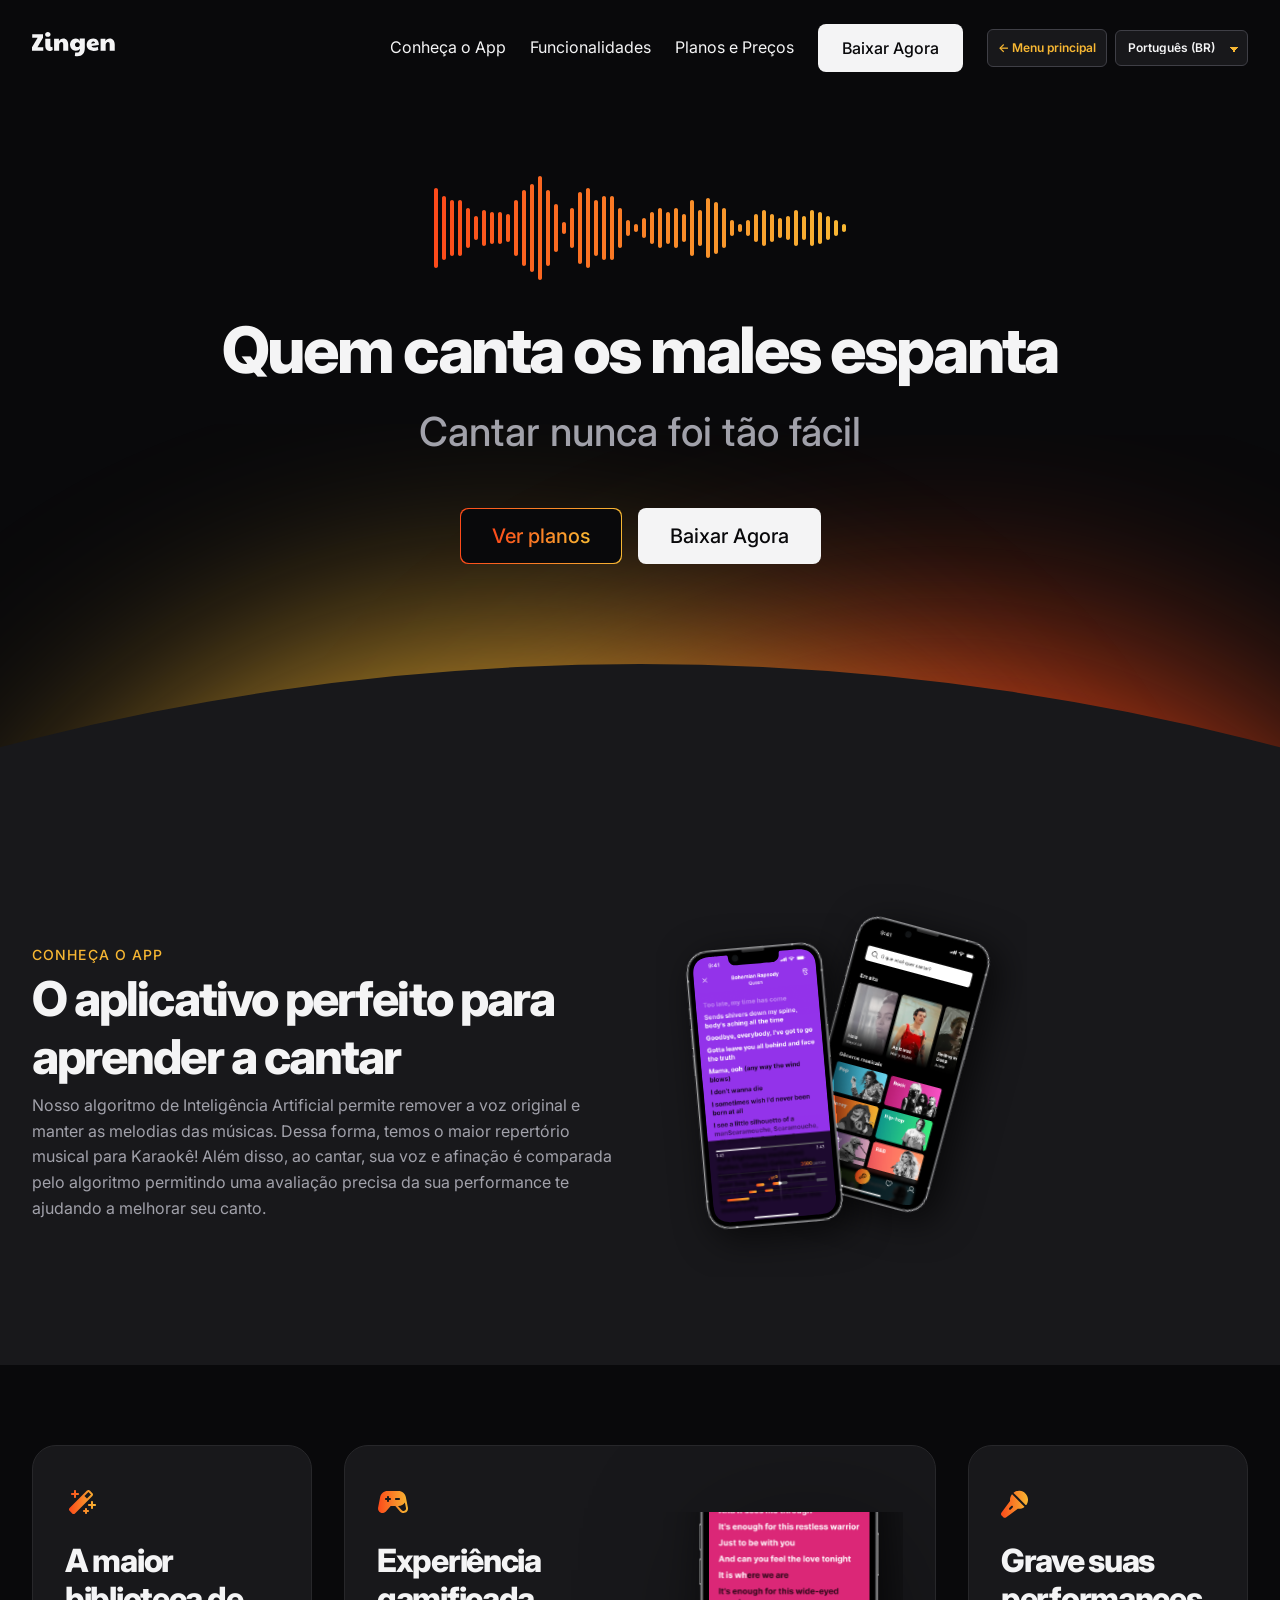
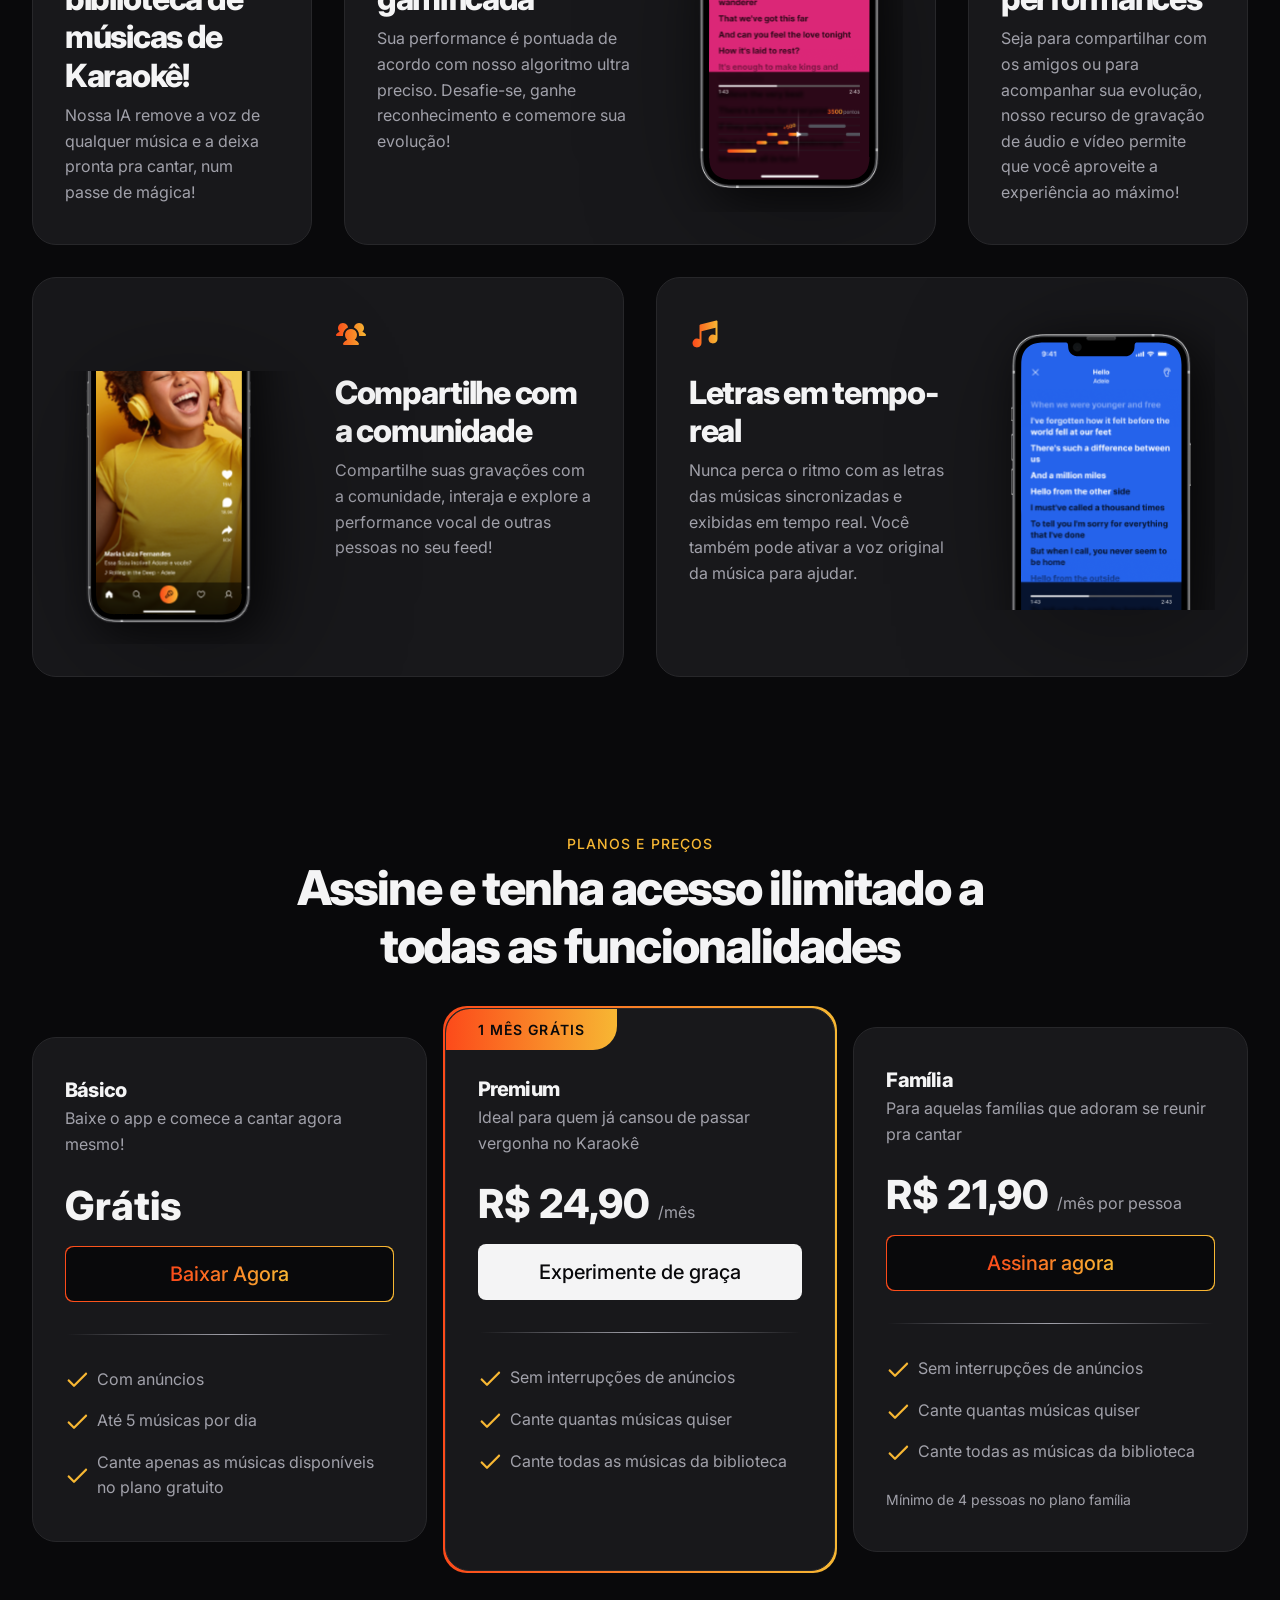
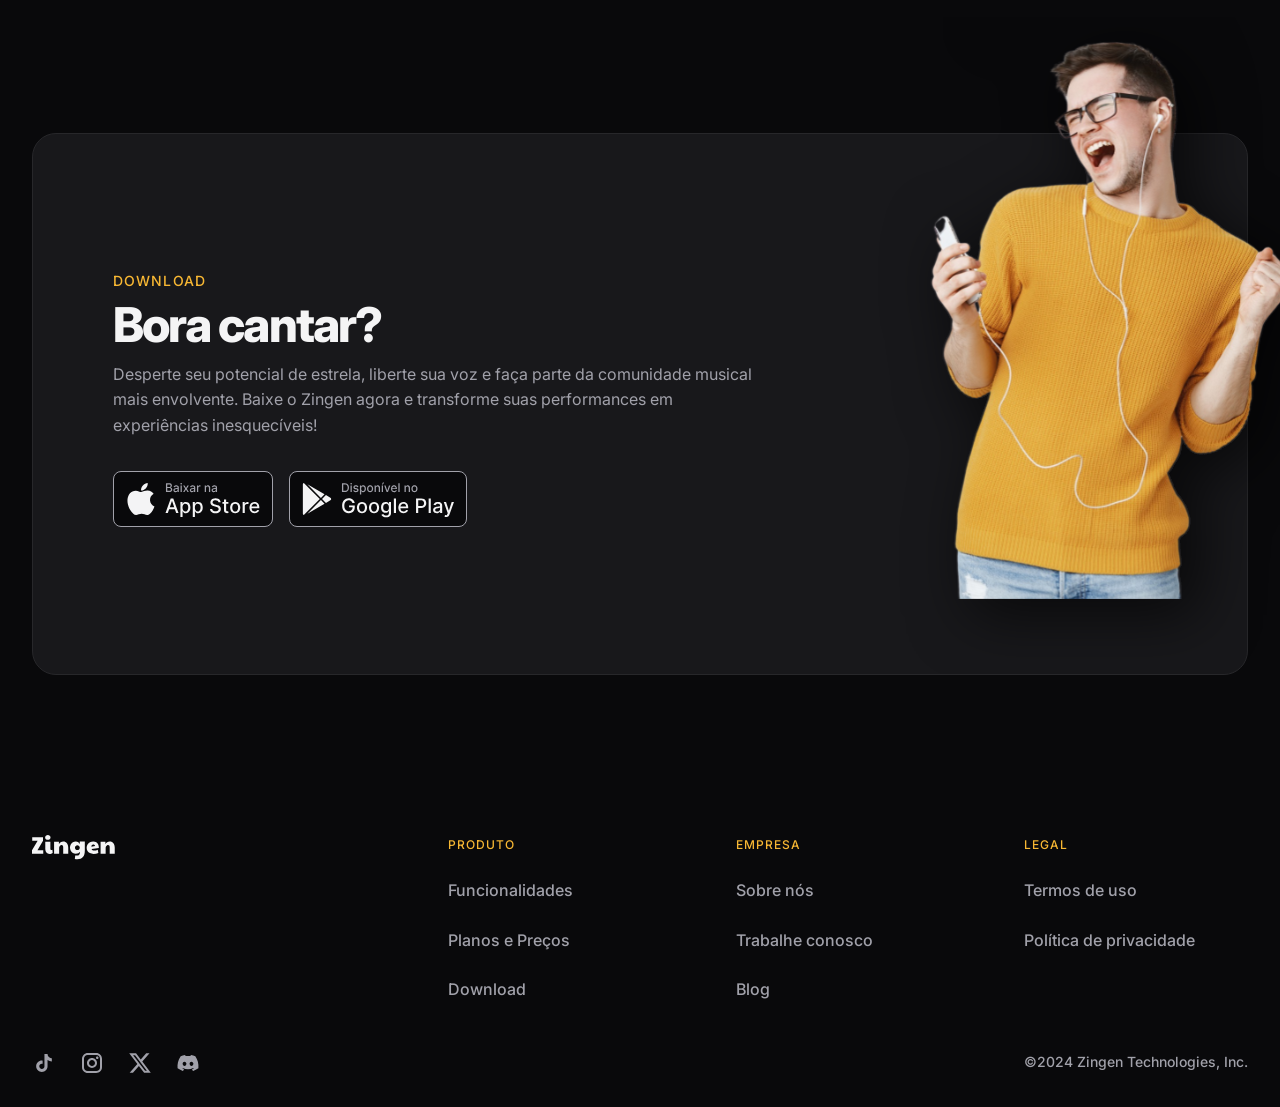
<file: LANDING PAGE DE APP/index.html>
<!DOCTYPE html>
<html lang="pt-BR">
<head>
  <link rel="preconnect" href="https://fonts.googleapis.com">
  <link rel="preconnect" href="https://fonts.gstatic.com" crossorigin>
  <meta charset="UTF-8">
  <meta name="viewport" content="width=device-width, initial-scale=1.0">
  <title>Zingen</title>
  <script src="../language.js?v=toolbar-fixed-v1" data-toolbar-target="header > .container nav" data-toolbar-style="zingen" data-toolbar-fixed="true" data-home-url="../?v=e15a70d" defer></script>
  <link rel="stylesheet" href="Styles/index.css">
  <link href="https://fonts.googleapis.com/css2?family=Inter:wght@100..900&display=swap" rel="stylesheet">
</head>
<body>
  <header>
    <div class="container py-base">
      <nav class="flex items-center gap-1.5">
        <a href="#">
          <img src="Assets/logo.svg" alt="Zingen Logo" class="logo">
        </a>
        <a href="#about" class="desktop-only">Conheça o App</a>
        <a href="#features" class="desktop-only">Funcionalidades</a>
        <a href="#pricing" class="desktop-only">Planos e Preços</a>
        <a href="#download" class="btn btn-sm">Baixar Agora</a>
      </nav>
    </div>
  </header>

  <section id="hero">
    <div class="container py-xl">
      <img src="Assets/music-bars.svg" alt="">
      <h1>Quem canta os males espanta</h1>
      <p>Cantar nunca foi tão fácil</p>
      <div class="buttons flex items-center gap-1">
        <a href="#pricing" aria-label="Ver planos" class="btn btn-md"></a>
        <a href="#download" class="btn btn-lg">Baixar Agora</a>
      </div>
    </div>
  </section>

  <section id="smartphones-img">
    <div class="container"></div>
  </section>

  <section id="about">
    <div class="container even-columns py-xl items-center">
      <div>
        <header>
          <strong>Conheça o App</strong>
          <h2>O aplicativo perfeito para aprender a cantar</h2>
        </header>
        <p>Nosso algoritmo de Inteligência Artificial permite remover a voz original e manter as melodias das músicas. Dessa forma, temos o maior repertório musical para Karaokê! Além disso, ao cantar, sua voz e afinação é comparada pelo algoritmo permitindo uma avaliação precisa da sua performance te ajudando a melhorar seu canto.</p>
      </div>
      <div>
        <img class="desktop-only" src="Assets/Smartphone.svg" alt="">
      </div>
    </div>
  </section>

  <section id="features">
    <div class="cards container py-xl grid gap-1.5">
      <div class="card py-lg px-lg">
        <img src="Assets/Icons/MagicWand.svg" alt="">
        <h3>A maior biblioteca de músicas de Karaokê!</h3>
        <p>Nossa IA remove a voz de qualquer música e a deixa pronta pra cantar, num passe de mágica!</p>
      </div>

      <div class="card py-lg px-lg">
        <div>
          <img src="Assets/Icons/GameController.svg" alt="">
          <h3>Experiência gamificada</h3>
          <p>Sua performance é pontuada de acordo com nosso algoritmo ultra preciso. Desafie-se, ganhe reconhecimento e comemore sua evolução!</p>
        </div>
        <img class="desktop-only" src="Assets/Tela2.svg" alt="">
      </div>

      <div class="card py-lg px-lg">
        <img src="Assets/Icons/MicrophoneStage.svg" alt="">
        <h3>Grave suas performances</h3>
        <p>Seja para compartilhar com os amigos ou para acompanhar sua evolução, nosso recurso de gravação de áudio e vídeo permite que você aproveite a experiência ao máximo!</p>
      </div>

      <div class="card py-lg px-lg">
        <div>
          <img src="Assets/Icons/UsersThree.svg" alt="">
          <h3>Compartilhe com a comunidade</h3>
          <p>Compartilhe suas gravações com a comunidade, interaja e explore a performance vocal de outras pessoas no seu feed!</p>
        </div>
        <img class="desktop-only" src="Assets/Tela1.svg" alt="">
      </div>

      <div class="card py-lg px-lg">
        <div>
          <img src="Assets/Icons/MusicNotes.svg" alt="">
          <h3>Letras em tempo-real</h3>
          <p>Nunca perca o ritmo com as letras das músicas sincronizadas e exibidas em tempo real. Você também pode ativar a voz original da música para ajudar.</p>
        </div>
        <img class="desktop-only" src="Assets/Tela3.svg" alt="">
      </div>
    </div>
  </section>

  <section id="pricing">
    <div class="container py-xl">
      <header class="text-center">
        <strong>Planos e Preços</strong>
        <h2>Assine e tenha acesso ilimitado a todas as funcionalidades</h2>
      </header>
      <div class="cards even-columns items-center">
        <div class="card py-lg px-lg">
          <h3>Básico</h3>
          <p>Baixe o app e comece a cantar agora mesmo!</p>
          <zin-pricing>Grátis</zin-pricing>
          <a href="#download" class="btn btn-md" aria-label="Baixar Agora"></a>
          <div class="separator"></div>
          <ul role="list" class="grid gap-1">
            <li>Com anúncios</li>
            <li>Até 5 músicas por dia</li>
            <li>Cante apenas as músicas disponíveis no plano gratuito</li>
          </ul>
        </div>

        <div class="premium">
          <div class="card py-lg px-lg">
            <span>1 mês grátis</span>
            <h3>Premium</h3>
            <p>Ideal para quem já cansou de passar vergonha no Karaokê</p>
            <zin-pricing>R$ 24,90 <small>/mês</small></zin-pricing>
            <a href="#" class="btn btn-md">Experimente de graça</a>
            <div class="separator"></div>
            <ul role="list" class="grid gap-1">
              <li>Sem interrupções de anúncios</li>
              <li>Cante quantas músicas quiser</li>
              <li>Cante todas as músicas da biblioteca</li>
            </ul>
          </div>
        </div>

        <div class="card py-lg px-lg">
          <h3>Família</h3>
          <p>Para aquelas famílias que adoram se reunir pra cantar</p>
          <zin-pricing>R$ 21,90 <small>/mês por pessoa</small></zin-pricing>
          <a href="#download" class="btn btn-md" aria-label="Assinar agora"></a>
          <div class="separator"></div>
          <ul role="list" class="grid gap-1">
            <li>Sem interrupções de anúncios</li>
            <li>Cante quantas músicas quiser</li>
            <li>Cante todas as músicas da biblioteca</li>
          </ul>
          <small>Mínimo de 4 pessoas no plano família</small>
        </div>
      </div>
    </div>
  </section>

  <section id="download">
    <div class="container py-xl">
      <div class="card px-lg even-columns items-center">
        <div>
          <header>
            <strong>Download</strong>
            <h2>Bora cantar?</h2>
          </header>
          <p>Desperte seu potencial de estrela, liberte sua voz e faça parte da comunidade musical mais envolvente. Baixe o Zingen agora e transforme suas performances em experiências inesquecíveis!</p>
          <div class="buttons flex gap-1">
            <a href="#">
              <img src="Assets/appstore.svg" alt="Baixar da Apple Store">
            </a>
            <a href="#">
              <img src="Assets/playstore.svg" alt="Baixar da Play Store">
            </a>
          </div>
        </div>
        <img src="Assets/rapaz.svg" alt="">
      </div>
    </div>
  </section>

  <footer>
    <div class="container py-xl grid">
      <section class="grid top">
        <img src="Assets/logo.svg" alt="Zingen">
        <nav class="even-columns">
          <ul role="list" class="grid gap-1.5">
            <li class="title">Produto</li>
            <li>
              <a href="#features">Funcionalidades</a>
            </li>
            <li>
              <a href="#pricing">Planos e Preços</a>
            </li>
            <li>
              <a href="#download">Download</a>
            </li>
          </ul>
          <ul role="list" class="grid gap-1.5">
            <li class="title">Empresa</li>
            <li>
              <a href="#about">Sobre nós</a>
            </li>
            <li>
              <a href="#">Trabalhe conosco</a>
            </li>
            <li>
              <a href="#">Blog</a>
            </li>
          </ul>
          <ul role="list" class="grid gap-1.5">
            <li class="title">Legal</li>
            <li>
              <a href="#">Termos de uso</a>
            </li>
            <li>
              <a href="#">Política de privacidade</a>
            </li>
          </ul>
        </nav>
      </section>
      <section class="bottom flex gap-1.5">
        <div class="flex gap-1.5">
          <a href="#" class="social" aria-label="tiktok"></a>
          <a href="#" class="social" aria-label="instagram"></a>
          <a href="#" class="social" aria-label="twitter"></a>
          <a href="#" class="social" aria-label="discord"></a>
        </div>
        <span class="copy">©2024 Zingen Technologies, Inc.</span>
      </section>
    </div>
  </footer>
</body>
</html>
</file>
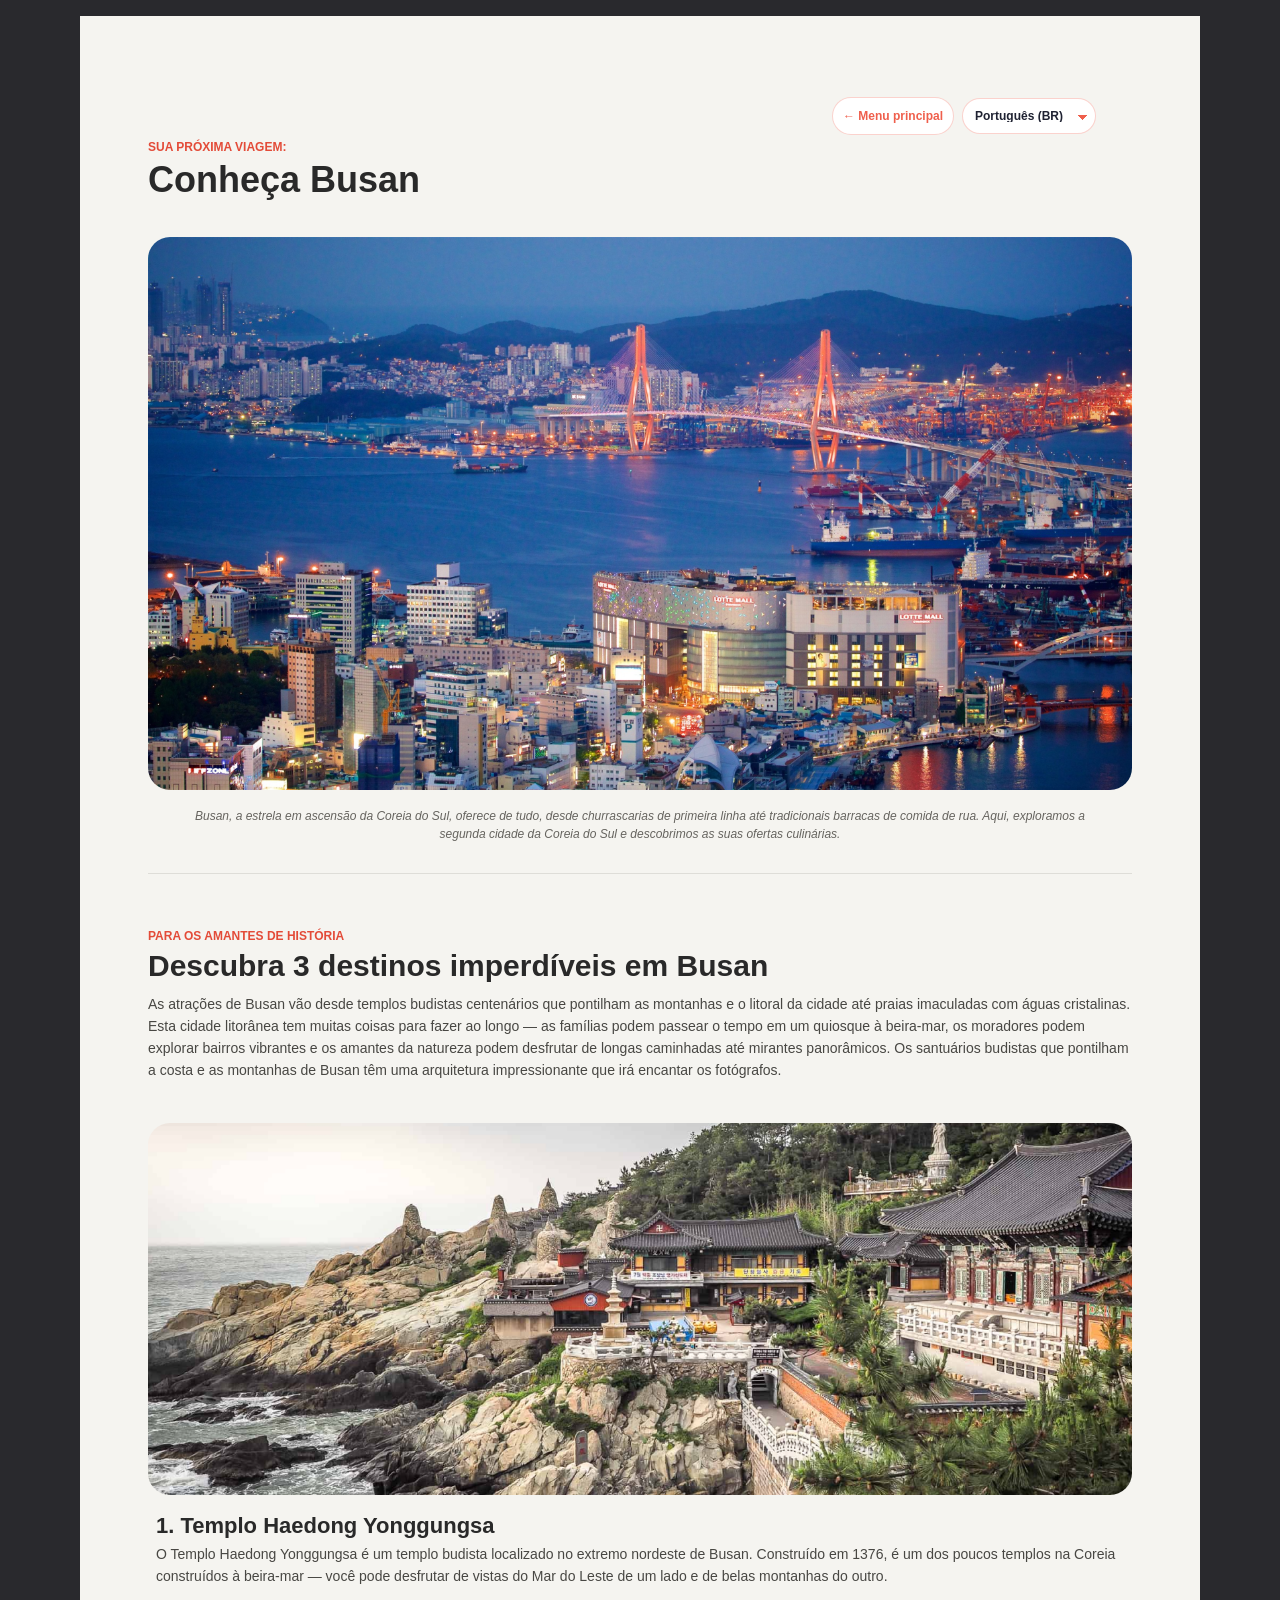
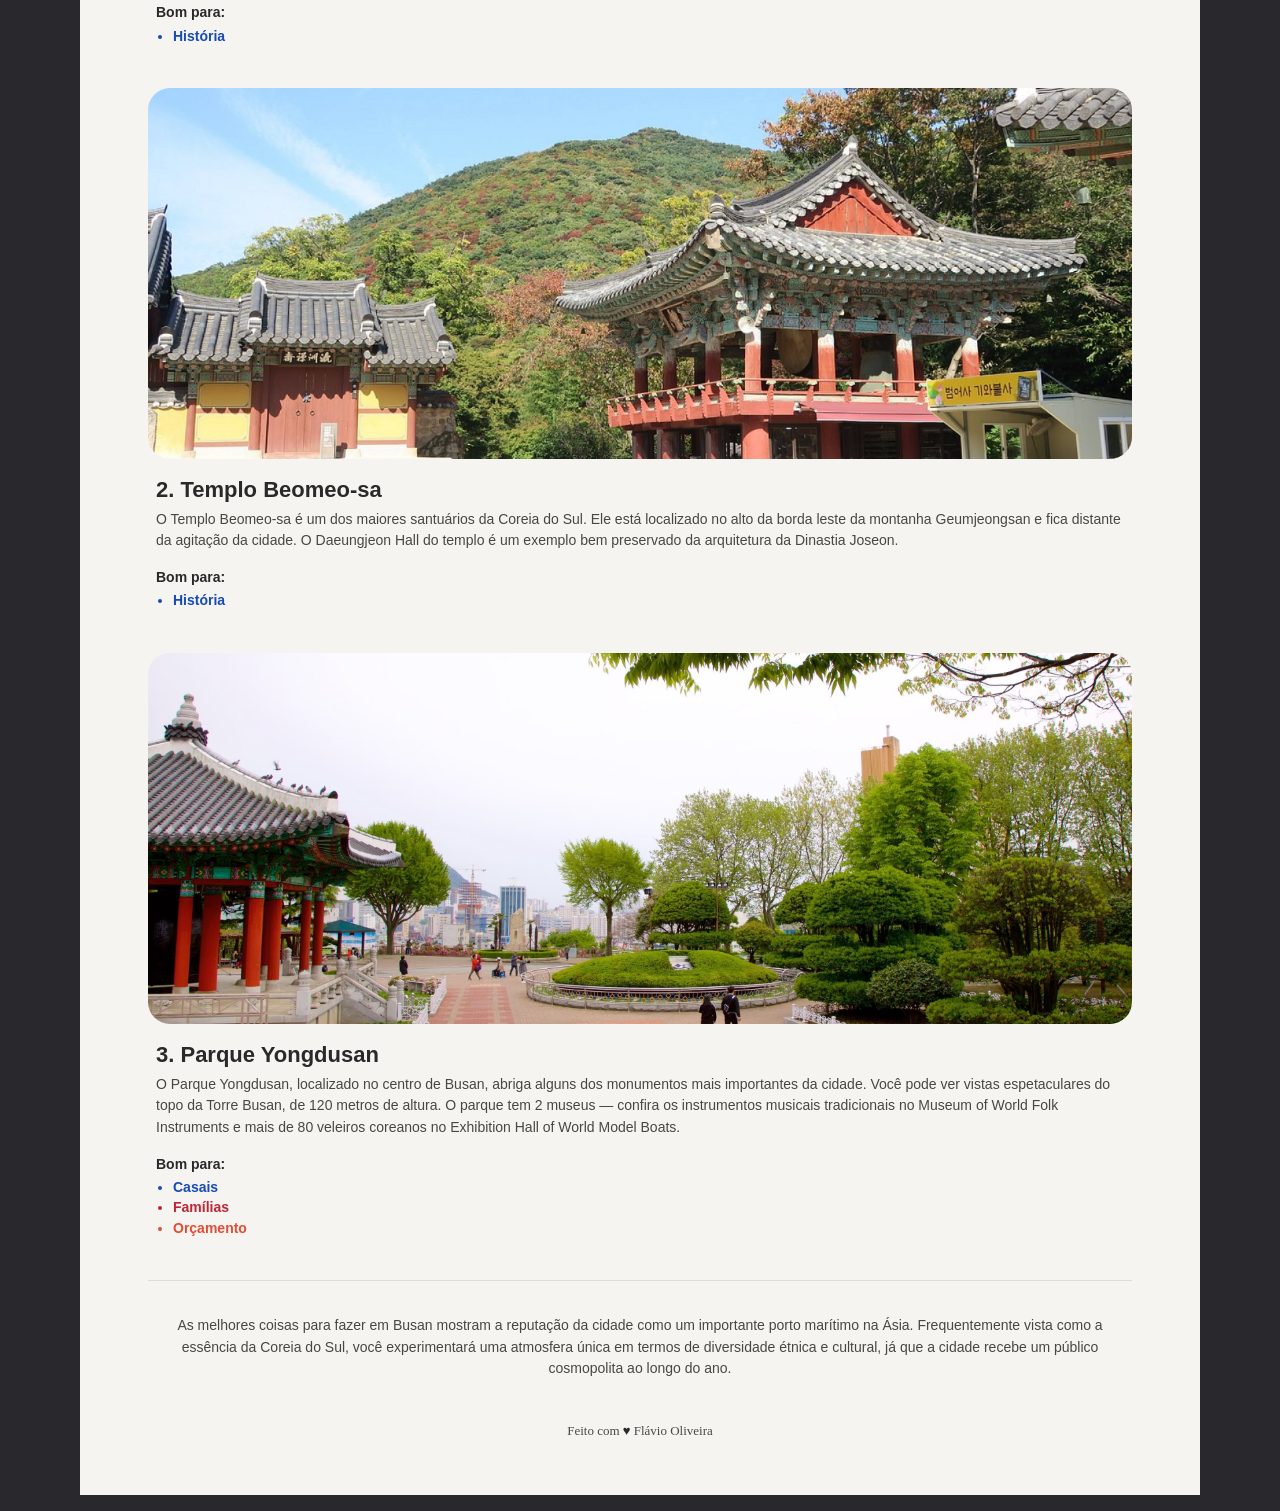
<file: Local Turístico/Index.html>
<!DOCTYPE html>
<html lang="pt-BR">
<head>
  <meta charset="UTF-8">
  <meta name="viewport" content="width=device-width, initial-scale=1.0">
  <meta name="description" content="Conheça Busan, uma cidade costeira da Coreia do Sul, e descubra três atrações imperdíveis.">
  <title>Conheça Busan | Sua próxima viagem</title>
  <script src="../language.js?v=toolbar-fixed-v2" data-toolbar-target=".page" data-toolbar-mode="row" data-toolbar-placement="prepend" data-toolbar-style="travel" data-toolbar-fixed="true" data-home-url="../?v=e15a70d" defer></script>
  <link rel="stylesheet" href="styles.css">
</head>
<body>
  <main class="page">
    <header class="intro">
      <p class="eyebrow">Sua próxima viagem:</p>
      <h1>Conheça Busan</h1>
      <figure class="cover">
        <img src="assets/Images/Image_01.png" alt="Vista noturna do porto de Busan, com a ponte iluminada e a cidade ao fundo">
        <figcaption>Busan, a estrela em ascensão da Coreia do Sul, oferece de tudo, desde churrascarias de primeira linha até tradicionais barracas de comida de rua. Aqui, exploramos a segunda cidade da Coreia do Sul e descobrimos as suas ofertas culinárias.</figcaption>
      </figure>
    </header>

    <section class="highlights" aria-labelledby="highlights-title">
      <div class="section-heading">
        <p class="eyebrow">Para os amantes de história</p>
        <h2 id="highlights-title">Descubra 3 destinos imperdíveis em Busan</h2>
        <p class="section-intro">As atrações de Busan vão desde templos budistas centenários que pontilham as montanhas e o litoral da cidade até praias imaculadas com águas cristalinas. Esta cidade litorânea tem muitas coisas para fazer ao longo — as famílias podem passear o tempo em um quiosque à beira-mar, os moradores podem explorar bairros vibrantes e os amantes da natureza podem desfrutar de longas caminhadas até mirantes panorâmicos. Os santuários budistas que pontilham a costa e as montanhas de Busan têm uma arquitetura impressionante que irá encantar os fotógrafos.</p>
      </div>

      <article class="destination">
        <img src="assets/Images/Image_02.png" alt="Templo Haedong Yonggungsa construído sobre as rochas junto ao mar">
        <div class="destination-copy">
          <h3>1. Templo Haedong Yonggungsa</h3>
          <p>O Templo Haedong Yonggungsa é um templo budista localizado no extremo nordeste de Busan. Construído em 1376, é um dos poucos templos na Coreia construídos à beira-mar — você pode desfrutar de vistas do Mar do Leste de um lado e de belas montanhas do outro.</p>
          <h4>Bom para:</h4>
          <ul class="tags history"><li>História</li></ul>
        </div>
      </article>

      <article class="destination">
        <img src="assets/Images/Image_03.png" alt="Pavilhão tradicional coreano no Templo Beomeosa, cercado por montanhas">
        <div class="destination-copy">
          <h3>2. Templo Beomeo-sa</h3>
          <p>O Templo Beomeo-sa é um dos maiores santuários da Coreia do Sul. Ele está localizado no alto da borda leste da montanha Geumjeongsan e fica distante da agitação da cidade. O Daeungjeon Hall do templo é um exemplo bem preservado da arquitetura da Dinastia Joseon.</p>
          <h4>Bom para:</h4>
          <ul class="tags history"><li>História</li></ul>
        </div>
      </article>

      <article class="destination">
        <img src="assets/Images/Image_04.png" alt="Parque Yongdusan com jardins, caminhos e um pavilhão tradicional">
        <div class="destination-copy">
          <h3>3. Parque Yongdusan</h3>
          <p>O Parque Yongdusan, localizado no centro de Busan, abriga alguns dos monumentos mais importantes da cidade. Você pode ver vistas espetaculares do topo da Torre Busan, de 120 metros de altura. O parque tem 2 museus — confira os instrumentos musicais tradicionais no Museum of World Folk Instruments e mais de 80 veleiros coreanos no Exhibition Hall of World Model Boats.</p>
          <h4>Bom para:</h4>
          <ul class="tags"><li>Casais</li><li>Famílias</li><li>Orçamento</li></ul>
        </div>
      </article>
    </section>

    <footer class="footer">
      <p>As melhores coisas para fazer em Busan mostram a reputação da cidade como um importante porto marítimo na Ásia. Frequentemente vista como a essência da Coreia do Sul, você experimentará uma atmosfera única em termos de diversidade étnica e cultural, já que a cidade recebe um público cosmopolita ao longo do ano.</p>
      <p class="signature">Feito com <span aria-label="amor">♥</span> Flávio Oliveira</p>
    </footer>
  </main>
</body>
</html>
</file>
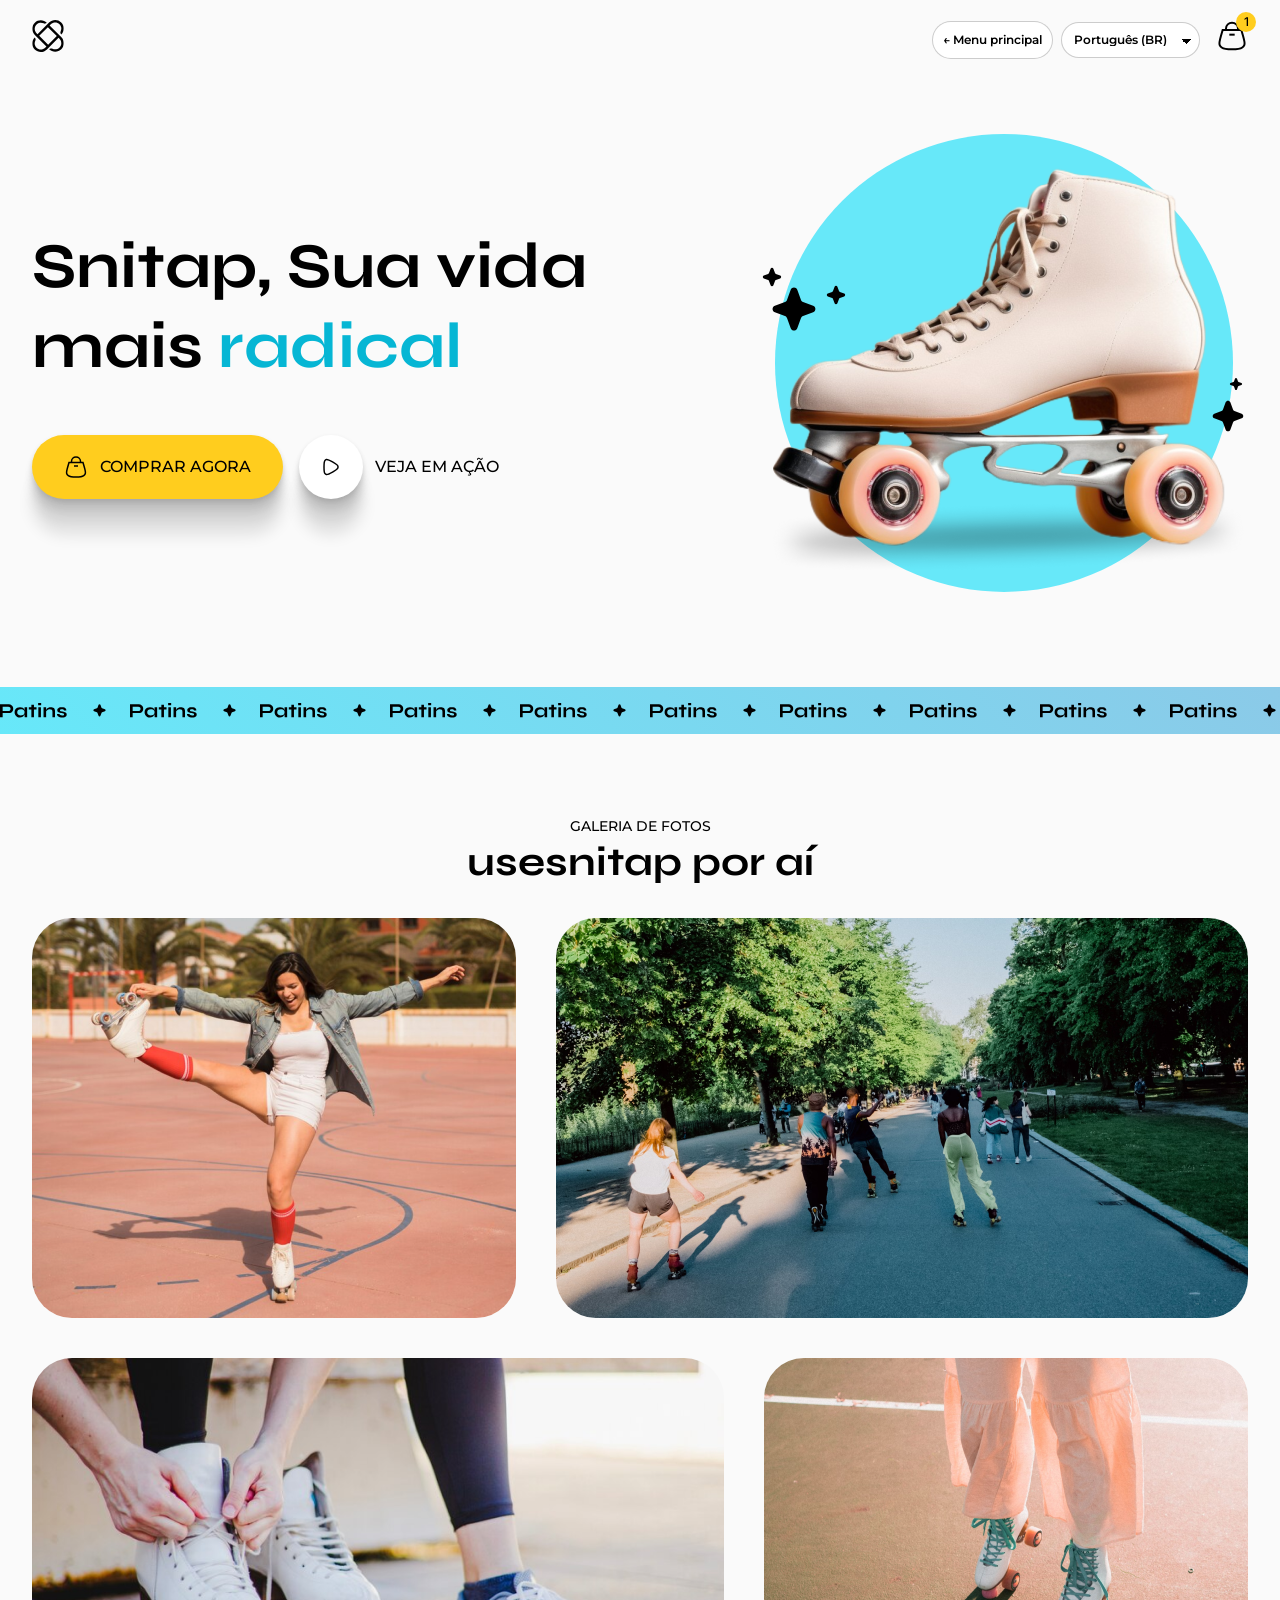
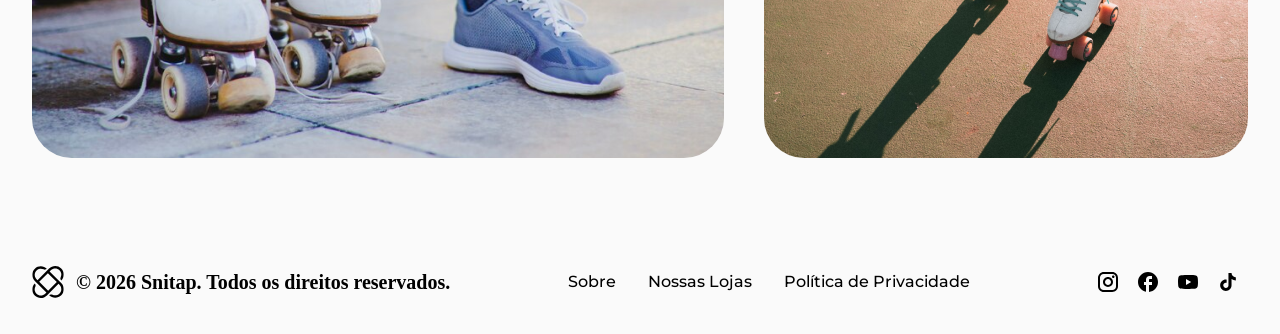
<file: LP de patins animada/index.html>
<!DOCTYPE html>
<html lang="pt-BR">
<head>
  <link rel="preconnect" href="https://fonts.googleapis.com">
  <link rel="preconnect" href="https://fonts.gstatic.com" crossorigin>
  <meta charset="UTF-8">
  <meta name="viewport" content="width=device-width, initial-scale=1.0">
  <title>Snitap Patins</title>
  <script src="../language.js?v=toolbar-fixed-v1" data-toolbar-target="header.top" data-toolbar-style="snitap" data-toolbar-fixed="true" data-home-url="../?v=e15a70d" defer></script>
  <link rel="stylesheet" href="styles/index.css">

 
<link href="https://fonts.googleapis.com/css2?family=Inter:wght@500&family=Montserrat:wght@500&family=Syne:wght@700&display=swap" rel="stylesheet">
</head>
<body>
  <header class="top">
    <a href="#">
      <img src="assets/Logo.svg" alt="Logo Snitap"> 
    </a>
    <a class="shopping-bag" href="#" aria-label="Carrinho de Compras">
      <img src="assets/icons/shopping-bag.svg" alt="Carrinho de Compras">
      <span>1</span>
    </a>
  </header>

  <section class="hero">
    <div>
      <h1>
        Snitap, Sua vida mais
        <div>
          <span>radical</span>
          <span>divertida</span>
          <span>saudável</span>
          <span>radical</span>
        </div>
      </h1>
      
      <div class="buttons">
        <a href="#" class="button buy shadow">
          <img src="assets/icons/shopping-bag.svg" alt="Carrinho de Compras">
          COMPRAR AGORA
        </a>
        <a href="#" class="button play">
          <span class="shadow">
            <img src="assets/icons/play.svg" alt="Play">
          </span>
          VEJA EM AÇÃO
        </a>
      </div>
    </div>
    <div class="hero-image">
      <div class="content">
        <img src="assets/hero/Ellipse.svg" alt="">
        <img src="assets/hero/patins-image.png" alt="Patins Snitap">
        <img src="assets/hero/stars-1.svg" alt="">
        <img src="assets/hero/stars-2.svg" alt="">
      </div>
    </div>
  </section>

  <section class="banner">
    <div class="scroller bg-gradient-animate">
      <div class="rolling">
        <img src="assets/banner.svg" alt="">
        <img src="assets/banner.svg" alt="">
        <img src="assets/banner.svg" alt="">
        <img src="assets/banner.svg" alt="">
        <img src="assets/banner.svg" alt="">
        <img src="assets/banner.svg" alt="">
        <img src="assets/banner.svg" alt="">
        <img src="assets/banner.svg" alt="">
        <img src="assets/banner.svg" alt="">
        <img src="assets/banner.svg" alt="">
        <img src="assets/banner.svg" alt="">
        <img src="assets/banner.svg" alt="">
        <img src="assets/banner.svg" alt="">
        <img src="assets/banner.svg" alt="">
        <img src="assets/banner.svg" alt="">
        <img src="assets/banner.svg" alt="">
      </div>
    </div>
  </section>

  <section class="galery">
    <header>
      <span>GALERIA DE FOTOS</span>
    <h2>usesnitap por aí</h2>
    </header>

    <div class="content">
      <figure>
        <img src="assets/images/01.png" alt="" class="src">
        <figcaption>
          <img src="assets/images/insta profile.png" alt="" class="src">
        </figcaption>
      </figure>
      <figure data-delay>
        <img src="assets/images/02.png" alt="" class="src">
        <figcaption>
          <img src="assets/images/insta profile.png" alt="" class="src">
        </figcaption>
      </figure>
      <figure>
        <img src="assets/images/03.png" alt="" class="src">
        <figcaption>
          <img src="assets/images/insta profile.png" alt="" class="src">
        </figcaption>
      </figure>
      <figure data-delay>
        <img src="assets/images/04.png" alt="" class="src">
        <figcaption>
          <img src="assets/images/insta profile.png" alt="" class="src">
        </figcaption>
      </figure>
    </div>
  </section>

  <footer>
    <div class="logo">
      <img src="assets/Logo.svg" alt="Logo Snitap">
      <span>© 2026 Snitap. Todos os direitos reservados.</span>
    </div>

    <nav>
      <a href="#">Sobre</a>
      <a href="#">Nossas Lojas</a>
      <a href="#">Política de Privacidade</a>
    </nav>
    
    <div class="social-links">
      <a href="#" title="Instagram">
        <img src="assets/icons/instagram.svg" alt="">
      </a>
      <a href="#" title="Facebook">
        <img src="assets/icons/facebook.svg" alt="">
      </a>
      <a href="#" title="YouTube">
        <img src="assets/icons/youtube.svg" alt="">
      </a>
      <a href="#" title="TikTok">
        <img src="assets/icons/tiktok.svg" alt="">
      </a>
    </div>
  </footer>
  
</body>
</html>
</file>
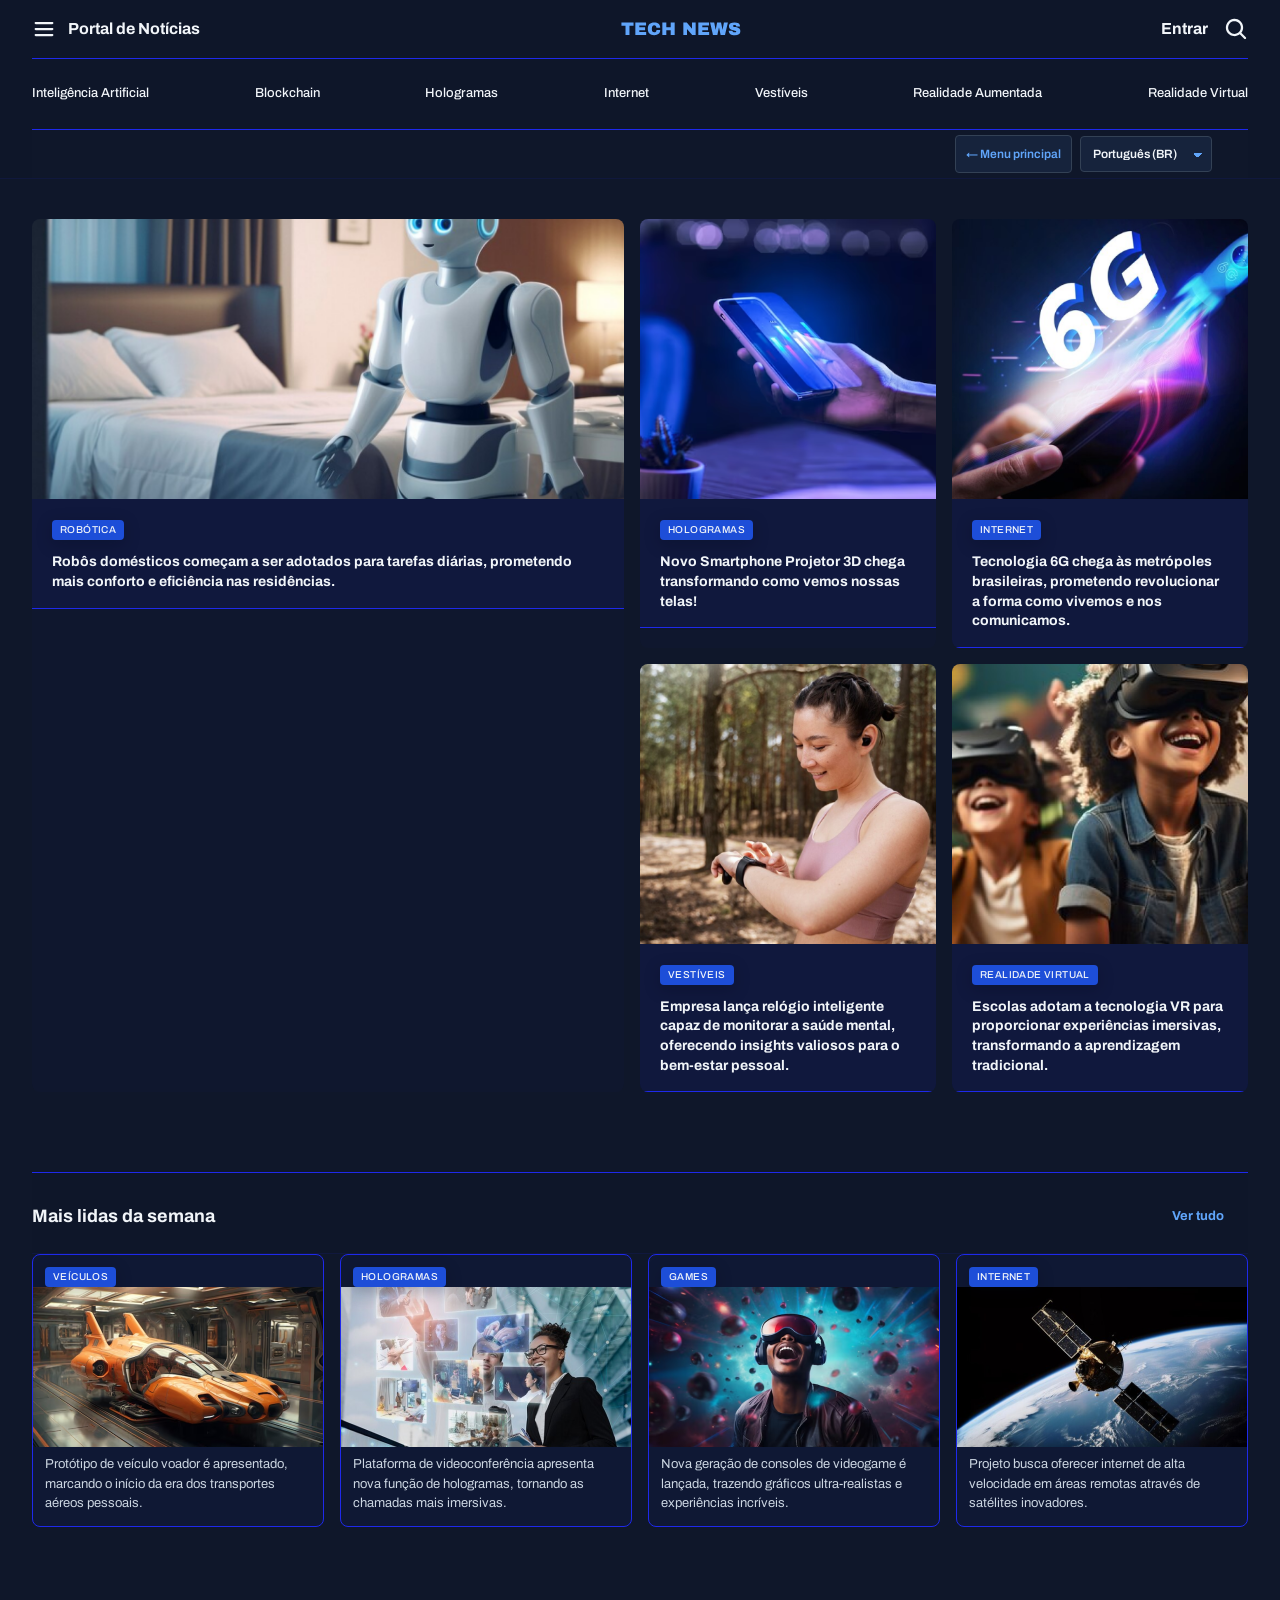
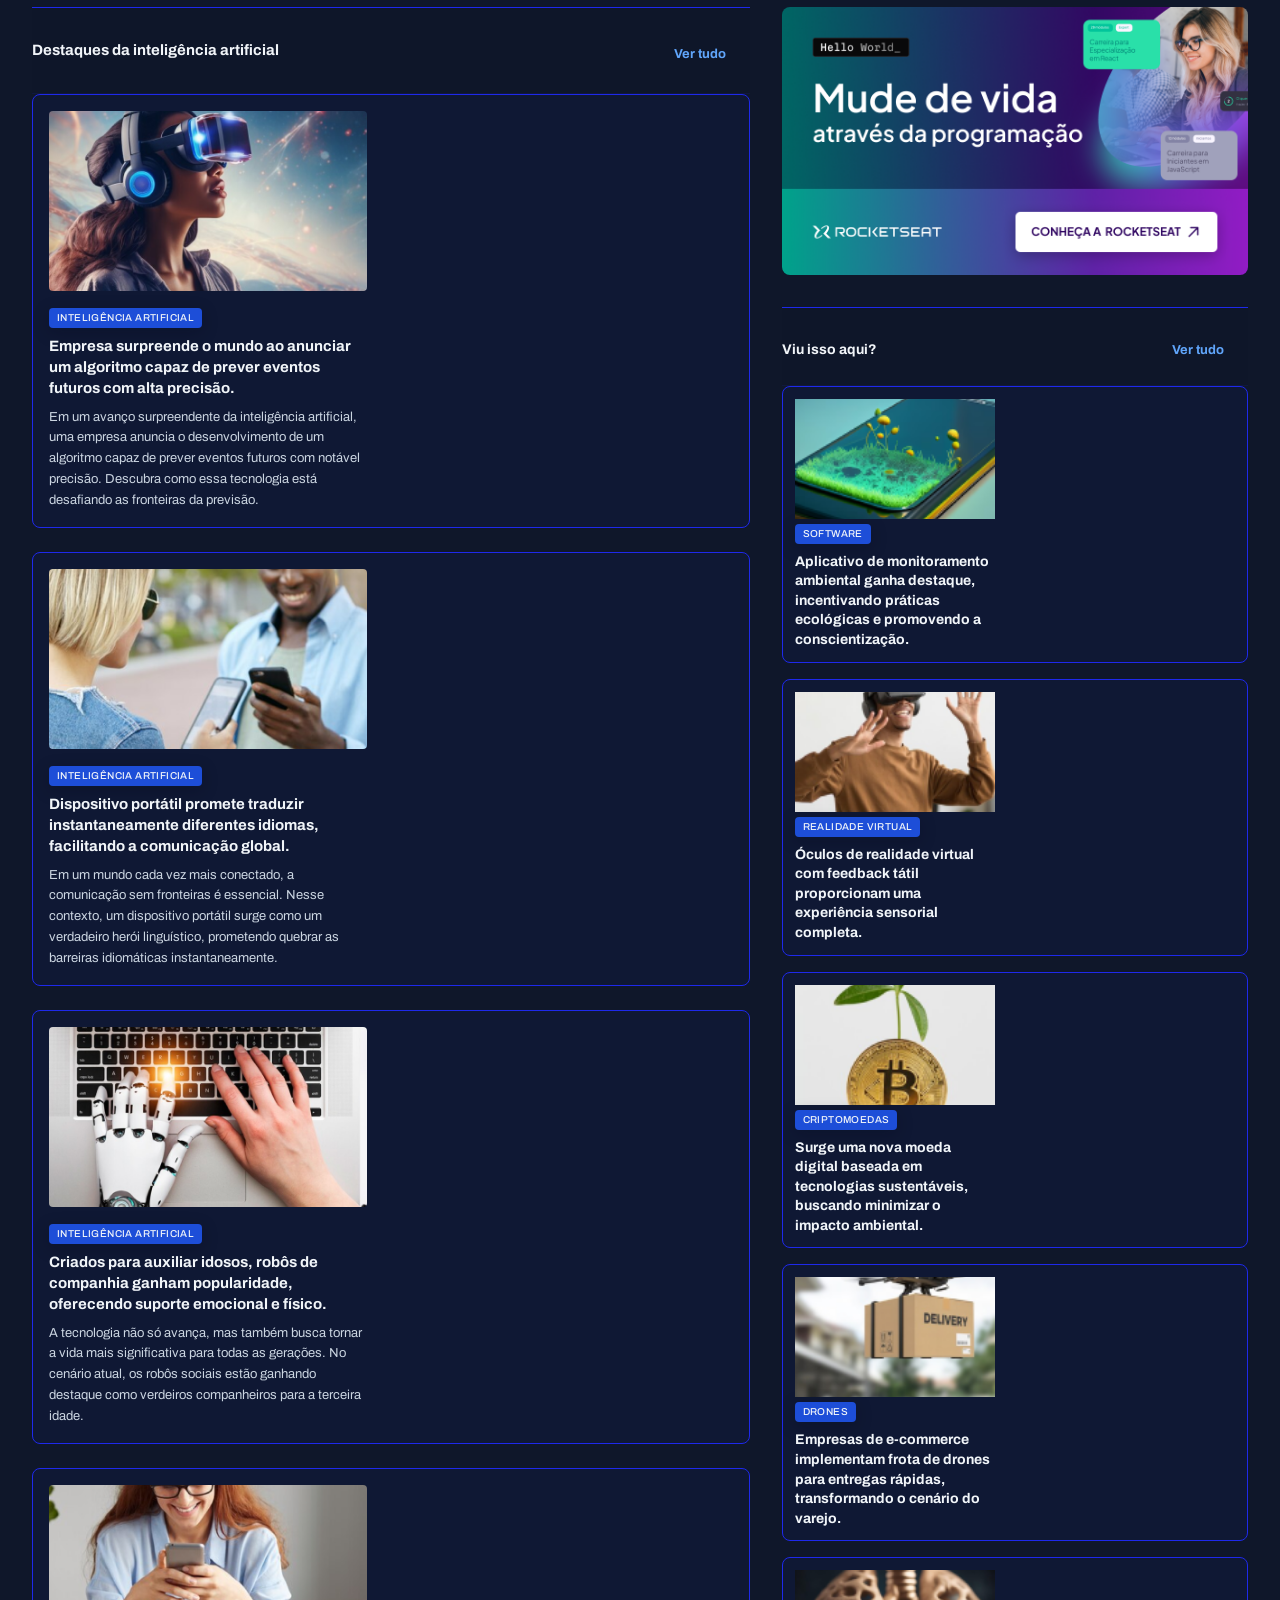
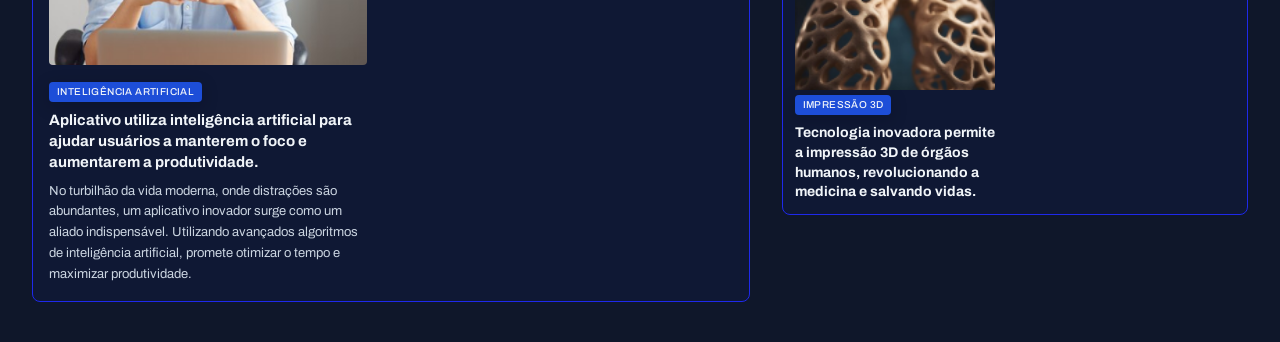
<file: PORTAL DE NOTICIAS/index.html>
<!DOCTYPE html>
<html lang="pt-BR">
<head>
  <meta charset="UTF-8">
  <meta name="viewport" content="width=device-width, initial-scale=1.0">
  <title>Portal de Notícias</title>
  <script src="../language.js?v=toolbar-fixed-v1" data-toolbar-target="header.container" data-toolbar-mode="row" data-toolbar-style="news" data-toolbar-fixed="true" data-home-url="../?v=e15a70d" defer></script>
  
  <!-- Preconnect to Google Fonts -->
  <link rel="preconnect" href="https://fonts.googleapis.com">
  <link rel="preconnect" href="https://fonts.gstatic.com" crossorigin>
  
  <!-- Stylesheets -->
  <link rel="stylesheet" href="./styles/index.css">
  <link href="https://fonts.googleapis.com/css2?family=Archivo:ital,wght@0,100..900;1,100..900&display=swap" rel="stylesheet">
</head>

<body>
  <!-- HEADER -->
  <header class="container">
    <!-- Primary Navigation -->
    <nav id="primary" class="grid grid-flow-col">
      <div>
        <img src="assets/Icons/List.svg" alt="Menu Icon">
        <strong>Portal de Notícias</strong>
      </div>
      <div>
        <img src="assets/Logo.svg" alt="Logo">
      </div>
      <div>
        <strong>Entrar</strong>
        <img src="assets/Icons/MagnifyingGlass.svg" alt="Search Icon">
      </div>
    </nav>
    
    <!-- Secondary Navigation -->
    <nav id="secondary" class="grid grid-flow-col">
      <a href="#">Inteligência Artificial</a>
      <a href="#">Blockchain</a>
      <a href="#">Hologramas</a>
      <a href="#">Internet</a>
      <a href="#">Vestíveis</a>
      <a href="#">Realidade Aumentada</a>
      <a href="#">Realidade Virtual</a>
    </nav>
  </header>

  <!-- MAIN CONTENT -->
  <main class="grid container">
    <!-- FEATURED SECTION -->
    <section id="featured" class="grid grid-flow-col gap-16">
      <figure class="card">
        <img src="assets/Images/Image 01.png" alt="Robôs domésticos começam a ser adotados para tarefas diárias">
        <figcaption>
          <span class="content-tag">Robótica</span>
          <h2 class="text-lg">Robôs domésticos começam a ser adotados para tarefas diárias, prometendo mais conforto e eficiência nas residências.</h2>
        </figcaption>
      </figure>

      <div class="grid grid-cols-2 gap-16">
        <!-- Featured Card 2 -->
        <figure class="card">
          <img src="assets/Images/Image 02.png" alt="Novo Smartphone Projetor 3D"> 
          <figcaption>
            <span class="content-tag">Hologramas</span>
            <h2 class="text-lg">Novo Smartphone Projetor 3D chega transformando como vemos nossas telas!</h2>
          </figcaption>
        </figure>

        <!-- Featured Card 3 -->
        <figure class="card">
          <img src="assets/Images/Image 03.png" alt="Tecnologia 6G chega às metrópoles brasileiras"> 
          <figcaption>
            <span class="content-tag">Internet</span>
            <h2 class="text-lg">Tecnologia 6G chega às metrópoles brasileiras, prometendo revolucionar a forma como vivemos e nos comunicamos.</h2>
          </figcaption>
        </figure>

        <!-- Featured Card 4 -->
        <figure class="card">
          <img src="assets/Images/Image 04.png" alt="Relógio inteligente para monitorar saúde mental"> 
          <figcaption>
            <span class="content-tag">Vestíveis</span>
            <h2 class="text-lg">Empresa lança relógio inteligente capaz de monitorar a saúde mental, oferecendo insights valiosos para o bem-estar pessoal.</h2>
          </figcaption>
        </figure>

        <!-- Featured Card 5 -->
        <figure class="card">
          <img src="assets/Images/Image 05.png" alt="Escolas adotam tecnologia VR para aprendizagem"> 
          <figcaption>
            <span class="content-tag">Realidade Virtual</span>
            <h2 class="text-lg">Escolas adotam a tecnologia VR para proporcionar experiências imersivas, transformando a aprendizagem tradicional.</h2>
          </figcaption>
        </figure>
      </div>
    </section>

    <!-- WEEKLY TOP SECTION -->
    <section id="weekly">
      <header class="grid grid-flow-col">
        <h3>Mais lidas da semana</h3>
        <a href="#" class="grid grid-flow-col">
          <strong>Ver tudo</strong>
          <span></span>
        </a>
      </header>

      <div class="grid gap-16">
        <figure>
          <span class="content-tag">Veículos</span>
          <img src="assets/Images/Image 06.png" alt="Protótipo de veículo voador">
          <p>Protótipo de veículo voador é apresentado, marcando o início da era dos transportes aéreos pessoais.</p>
        </figure>

        <figure>
          <span class="content-tag">Hologramas</span>
          <img src="assets/Images/Image 07.png" alt="Plataforma de videoconferência">
          <p>Plataforma de videoconferência apresenta nova função de hologramas, tornando as chamadas mais imersivas.</p>
        </figure>

        <figure>
          <span class="content-tag">Games</span>
          <img src="assets/Images/Image 08.png" alt="Nova geração de consoles">
          <p>Nova geração de consoles de videogame é lançada, trazendo gráficos ultra-realistas e experiências incríveis.</p>
        </figure>

        <figure>
          <span class="content-tag">Internet</span>
          <img src="assets/Images/Image 09.png" alt="Projeto de internet em áreas remotas">
          <p>Projeto busca oferecer internet de alta velocidade em áreas remotas através de satélites inovadores.</p>
        </figure>
      </div>
    </section>

    <!-- AI HIGHLIGHTS SECTION -->
    <section id="ai">
      <header class="grid grid-flow-col">
        <h3>Destaques da inteligência artificial</h3>
        <a href="#" class="grid grid-flow-col">
          <strong>Ver tudo</strong>
          <span></span>
        </a>
      </header>

      <div class="grid gap-32">
        <!-- AI Article 1 -->
        <article class="grid grid-cols-2 gap-16">
          <div>
            <img src="assets/Images/Image 10.png" alt="Algoritmo capaz de prever eventos futuros">
            <span class="content-tag">Inteligência Artificial</span>
            <h3 class="text-xl">Empresa surpreende o mundo ao anunciar um algoritmo capaz de prever eventos futuros com alta precisão.</h3>
            <p class="text-sm">Em um avanço surpreendente da inteligência artificial, uma empresa anuncia o desenvolvimento de um algoritmo capaz de prever eventos futuros com notável precisão. Descubra como essa tecnologia está desafiando as fronteiras da previsão.</p>
          </div>
        </article>

        <!-- AI Article 2 -->
        <article class="grid grid-cols-2 gap-16">
          <div>
            <img src="assets/Images/Image 11.png" alt="Dispositivo portátil para tradução instantânea">
            <span class="content-tag">Inteligência Artificial</span>
            <h3 class="text-xl">Dispositivo portátil promete traduzir instantaneamente diferentes idiomas, facilitando a comunicação global.</h3>
            <p class="text-sm">Em um mundo cada vez mais conectado, a comunicação sem fronteiras é essencial. Nesse contexto, um dispositivo portátil surge como um verdadeiro herói linguístico, prometendo quebrar as barreiras idiomáticas instantaneamente.</p>
          </div>
        </article>

        <!-- AI Article 3 -->
        <article class="grid grid-cols-2 gap-16">
          <div>
            <img src="assets/Images/Image 12.png" alt="Robôs de companhia para idosos">
            <span class="content-tag">Inteligência Artificial</span>
            <h3 class="text-xl">Criados para auxiliar idosos, robôs de companhia ganham popularidade, oferecendo suporte emocional e físico.</h3>
            <p class="text-sm">A tecnologia não só avança, mas também busca tornar a vida mais significativa para todas as gerações. No cenário atual, os robôs sociais estão ganhando destaque como verdeiros companheiros para a terceira idade.</p>
          </div>
        </article>

        <!-- AI Article 4 -->
        <article class="grid grid-cols-2 gap-16">
          <div>
            <img src="assets/Images/Image 13.png" alt="Aplicativo com IA para aumentar produtividade">
            <span class="content-tag">Inteligência Artificial</span>
            <h3 class="text-xl">Aplicativo utiliza inteligência artificial para ajudar usuários a manterem o foco e aumentarem a produtividade.</h3>
            <p class="text-sm">No turbilhão da vida moderna, onde distrações são abundantes, um aplicativo inovador surge como um aliado indispensável. Utilizando avançados algoritmos de inteligência artificial, promete otimizar o tempo e maximizar produtividade.</p>
          </div>
        </article>
      </div>
    </section>

    <!-- ASIDE CONTENT -->
    <aside>
      <!-- Advertisement Banner -->
      <div id="ads">
        <img src="assets/Ads.png" alt="Advertisement Banner">
      </div>

      <!-- MORE SECTION -->
      <section id="more">
        <header class="grid grid-flow-col">
          <h3>Viu isso aqui?</h3>
          <a href="#" class="grid grid-flow-col">
            <strong>Ver tudo</strong>
            <span></span>
          </a>
        </header>

        <div class="grid gap-32">
          <!-- More Article 1 -->
          <article class="grid grid-cols-2 gap-16">
            <div>
              <img src="assets/Images/Image 14.png" alt="Aplicativo de monitoramento ambiental">
              <span class="content-tag">Software</span>
              <h3 class="text-lg">Aplicativo de monitoramento ambiental ganha destaque, incentivando práticas ecológicas e promovendo a conscientização.</h3>
            </div>
          </article>

          <!-- More Article 2 -->
          <article class="grid grid-cols-2 gap-16">
            <div>
              <img src="assets/Images/Image 15.png" alt="Óculos de realidade virtual com feedback tátil">
              <span class="content-tag">Realidade Virtual</span>
              <h3 class="text-lg">Óculos de realidade virtual com feedback tátil proporcionam uma experiência sensorial completa.</h3>
            </div>
          </article>

          <!-- More Article 3 -->
          <article class="grid grid-cols-2 gap-16">
            <div>
              <img src="assets/Images/Image 16.png" alt="Nova moeda digital sustentável">
              <span class="content-tag">Criptomoedas</span>
              <h3 class="text-lg">Surge uma nova moeda digital baseada em tecnologias sustentáveis, buscando minimizar o impacto ambiental.</h3>
            </div>
          </article>

          <!-- More Article 4 -->
          <article class="grid grid-cols-2 gap-16">
            <div>
              <img src="assets/Images/Image 17.png" alt="Frota de drones para entregas">
              <span class="content-tag">Drones</span>
              <h3 class="text-lg">Empresas de e-commerce implementam frota de drones para entregas rápidas, transformando o cenário do varejo.</h3>
            </div>
          </article>

          <!-- More Article 5 -->
          <article class="grid grid-cols-2 gap-16">
            <div>
              <img src="assets/Images/Image 18.png" alt="Impressão 3D de órgãos">
              <span class="content-tag">Impressão 3D</span>
              <h3 class="text-lg">Tecnologia inovadora permite a impressão 3D de órgãos humanos, revolucionando a medicina e salvando vidas.</h3>
            </div>
          </article>
        </div>
      </section>
    </aside>
  </main>
</body>
</html>
</file>
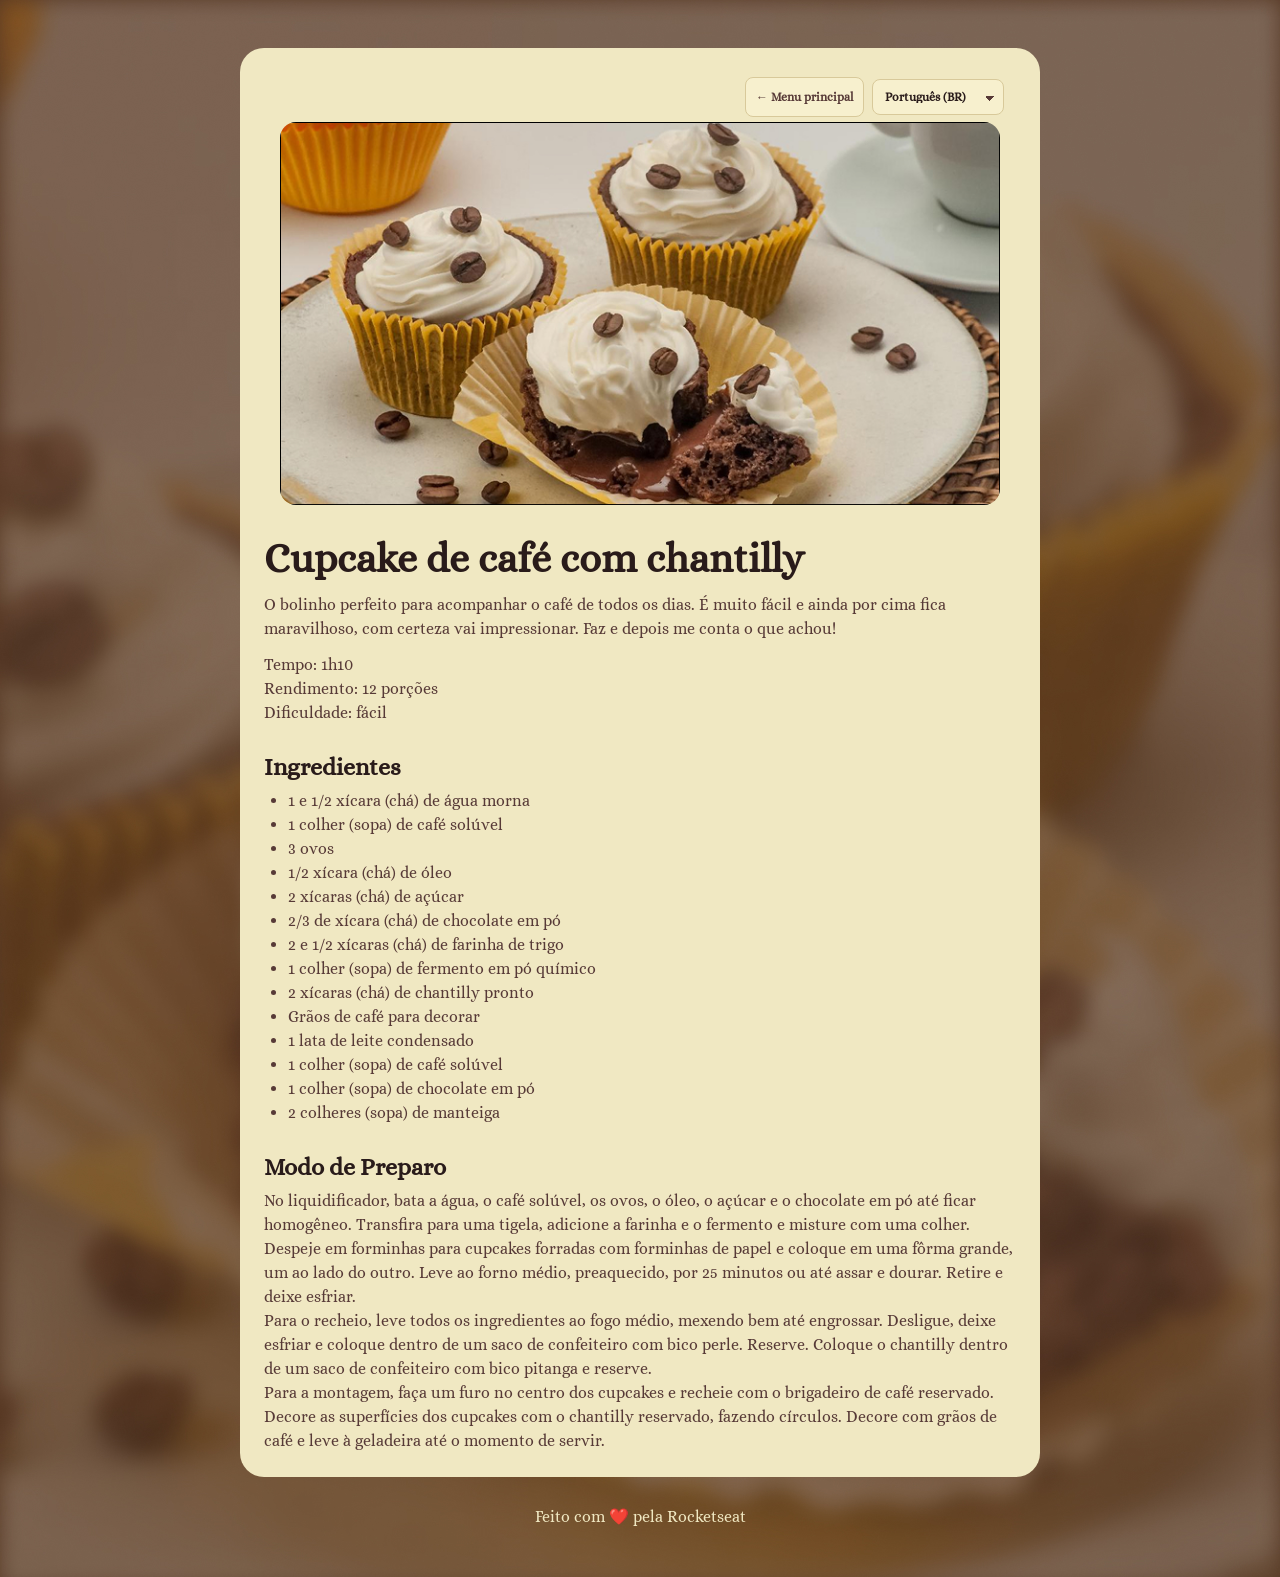
<file: PROJETO RECEITAS/index.html>
<!DOCTYPE html>
<html lang="pt-BR">
<head>
  <meta charset="UTF-8">
  <meta name="viewport" content="width=device-width, initial-scale=1.0">
  <title>Página de Receita</title>
  <script src="../language.js?v=toolbar-fixed-v1" data-toolbar-target="#page" data-toolbar-mode="row" data-toolbar-placement="prepend" data-toolbar-style="recipe" data-toolbar-fixed="true" data-home-url="../?v=e15a70d" defer></script>
  <link rel="preconnect" href="https://fonts.googleapis.com">
  <link rel="preconnect" href="https://fonts.gstatic.com" crossorigin>
  <link href="https://fonts.googleapis.com/css2?family=Alice&display=swap" rel="stylesheet">
  <link rel="stylesheet" href="Style.css">
</head>
<body>
  <div id="page">
    <img src="assets/main-image.jpg" alt="Imagem de um cupcake com grãos de café e chantilly">
    <main>
      <section id="about">
        <h1>Cupcake de café com chantilly</h1>
        <p>O bolinho perfeito para acompanhar o café de todos os dias. É muito fácil e ainda por cima fica maravilhoso, com certeza vai impressionar. Faz e depois me conta o que achou!</p>
        <p>
          Tempo: 1h10 <br>
          Rendimento: 12 porções <br>
          Dificuldade: fácil
        </p>
      </section>

      <section id="ingredients">
        <h2>Ingredientes</h2>
        <ul>
          <li>1 e 1/2 xícara (chá) de água morna</li>
          <li>1 colher (sopa) de café solúvel</li>
          <li>3 ovos</li>
          <li>1/2 xícara (chá) de óleo</li>
          <li>2 xícaras (chá) de açúcar</li>
          <li>2/3 de xícara (chá) de chocolate em pó</li>
          <li>2 e 1/2 xícaras (chá) de farinha de trigo</li>
          <li>1 colher (sopa) de fermento em pó químico</li>
          <li>2 xícaras (chá) de chantilly pronto</li>
          <li>Grãos de café para decorar</li>
          <li>1 lata de leite condensado</li>
          <li>1 colher (sopa) de café solúvel</li>
          <li>1 colher (sopa) de chocolate em pó</li>
          <li>2 colheres (sopa) de manteiga</li>
        </ul>
      </section>

      <section id="preparation">
        <h2>Modo de Preparo</h2>
        <p>
          No liquidificador, bata a água, o café solúvel, os ovos, o óleo, o açúcar e o chocolate em pó até ficar homogêneo. Transfira para uma tigela, adicione a farinha e o fermento e misture com uma colher. Despeje em forminhas para cupcakes forradas com forminhas de papel e coloque em uma fôrma grande, um ao lado do outro. Leve ao forno médio, preaquecido, por 25 minutos ou até assar e dourar. Retire e deixe esfriar.
        </p>
        <p>
          Para o recheio, leve todos os ingredientes ao fogo médio, mexendo bem até engrossar. Desligue, deixe esfriar e coloque dentro de um saco de confeiteiro com bico perle. Reserve. Coloque o chantilly dentro de um saco de confeiteiro com bico pitanga e reserve.
        </p>
        <p>
          Para a montagem, faça um furo no centro dos cupcakes e recheie com o brigadeiro de café reservado. Decore as superfícies dos cupcakes com o chantilly reservado, fazendo círculos. Decore com grãos de café e leve à geladeira até o momento de servir.
        </p>
      </section>
    </main>
  </div>

  <footer>Feito com ❤️ pela Rocketseat</footer>
</body>
</html>
</file>
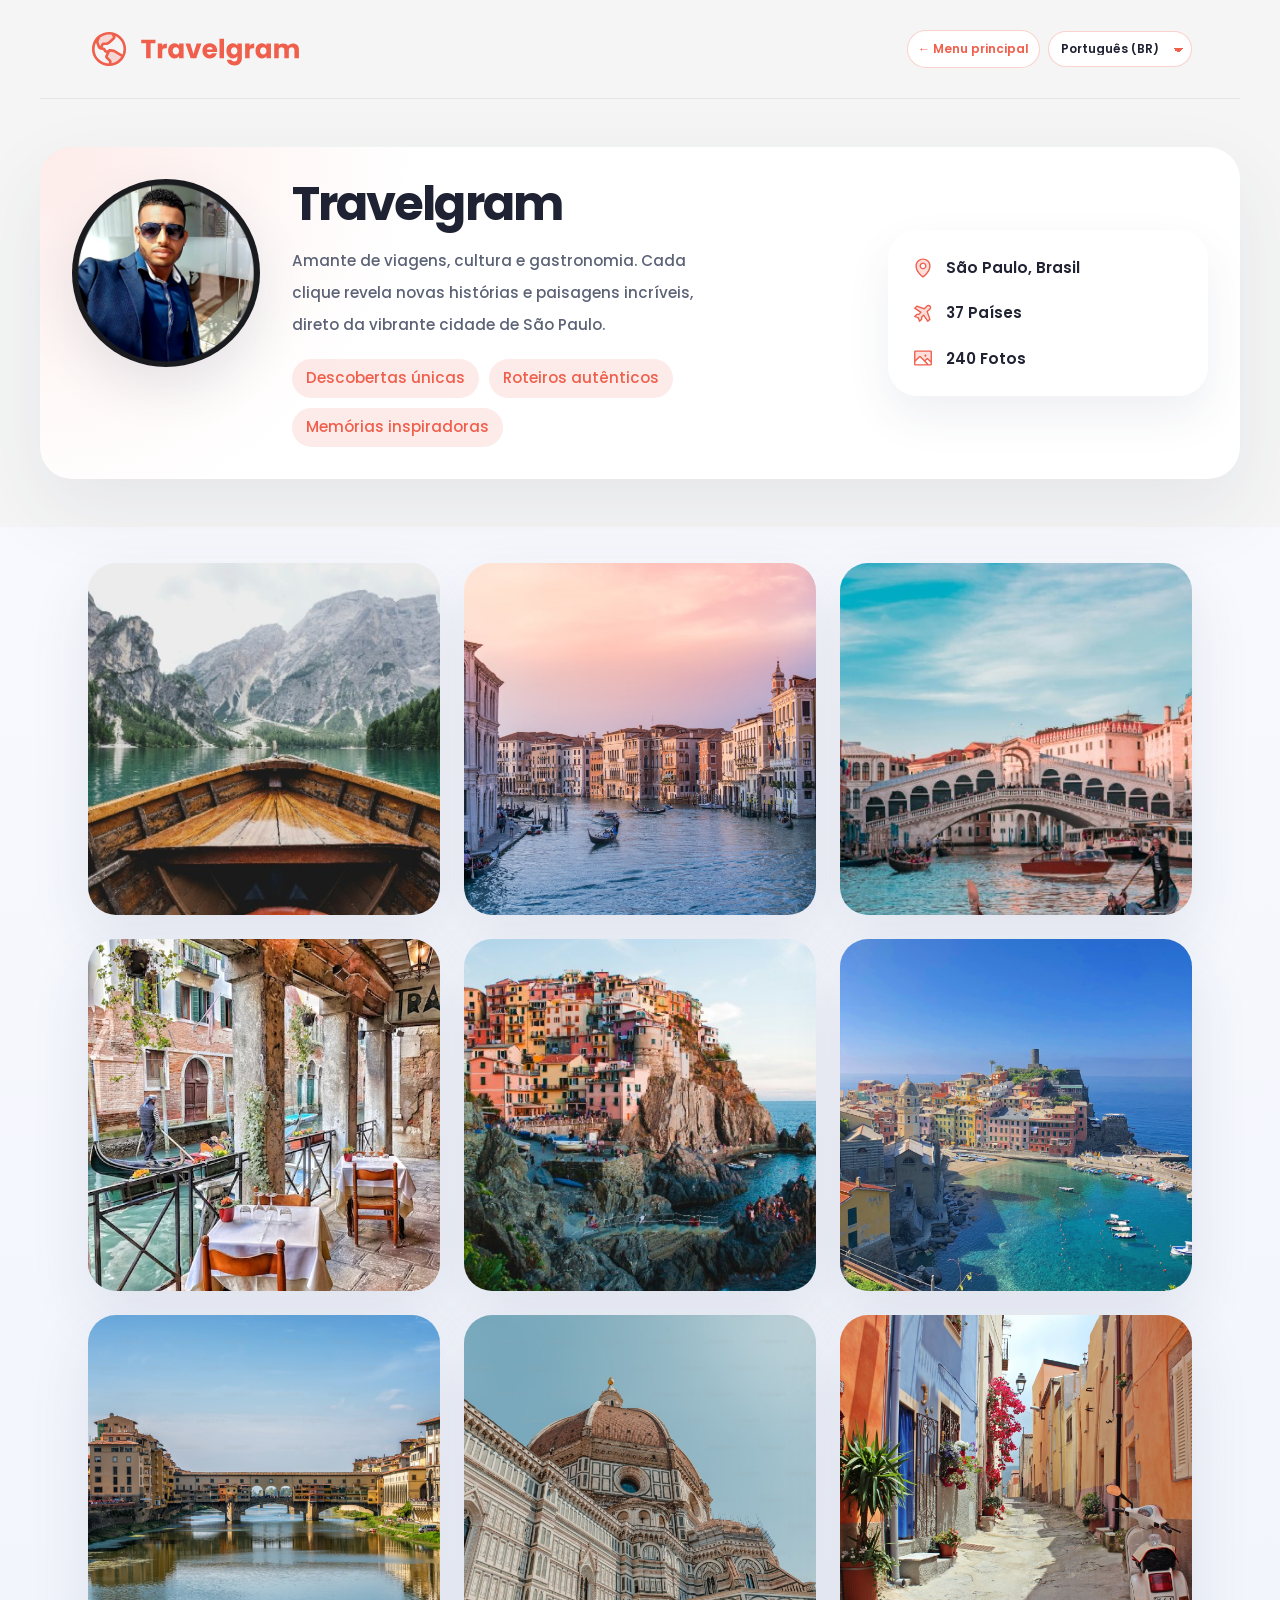
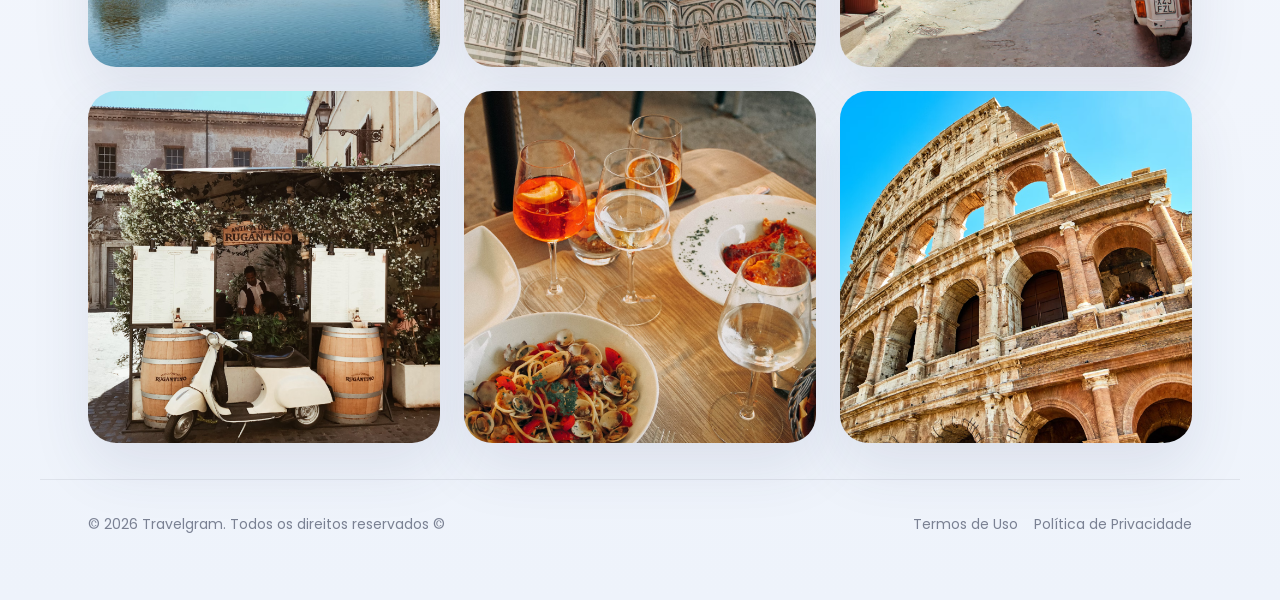
<file: PROJETO VIAGENS/index.html>
<!DOCTYPE html>
<html lang="pt-br">
<head>
  <link rel="preconnect" href="https://fonts.googleapis.com">
  <link rel="preconnect" href="https://fonts.gstatic.com" crossorigin>

  <meta charset="UTF-8">
  <meta name="viewport" content="width=device-width, initial-scale=1.0">
  <title>Travelgram perfil de viagens</title>
  <script src="../language.js?v=toolbar-fixed-v1" data-toolbar-target="nav.container" data-toolbar-style="travel" data-toolbar-fixed="true" data-home-url="../?v=e15a70d" defer></script>
  <link rel="stylesheet" href="styles/index.css">
  <link href="https://fonts.googleapis.com/css2?family=Poppins:wght@400;700&display=swap" rel="stylesheet">
</head>
<body>
  <div class="bg-surface-color">
    <nav class="container">
      <a href="#" id="logo">
        <img src="assets/perfil-de-viagens/Logo.svg" alt="Travelgram Logo">
      </a>
    <ul id="primary-menu">
      </ul>
    </nav>
    <header>
      <div class="container">
        <div id="profile">
          <img src="assets/perfil-de-viagens/Profile pic.png" alt="Foto de Perfil">
          <div>
            <h1>Travelgram</h1>
            <p>Amante de viagens, cultura e gastronomia. Cada clique revela novas histórias e paisagens incríveis, direto da vibrante cidade de São Paulo.</p>
            <div class="profile-highlights">
              <span>Descobertas únicas</span>
              <span>Roteiros autênticos</span>
              <span>Memórias inspiradoras</span>
            </div>
          </div>
        </div>
        <ul id="info">

          <li>
            <img src="assets/perfil-de-viagens/icons/MapPin.svg" alt="Ícone de Localização">
            <span>São Paulo, Brasil</span>
          </li>
            <li>
            <img src="assets/perfil-de-viagens/icons/AirplaneTilt.svg" alt="Ícone de Avião">
            <span>37 Países</span>
          </li>
            <li>
            <img src="assets/perfil-de-viagens/icons/Image.svg" alt="Ícone de Fotos">
            <span>240 Fotos</span>
          </li>

        </ul>
      </div>
    </header>
  </div>
 <main class="container">
  <img src="assets/perfil-de-viagens/imagens/Image 01.png" alt="...">
  <img src="assets/perfil-de-viagens/imagens/Image 02.png" alt="...">
  <img src="assets/perfil-de-viagens/imagens/Image 03.png" alt="...">
  <img src="assets/perfil-de-viagens/imagens/Image 04.png" alt="...">
  <img src="assets/perfil-de-viagens/imagens/Image 05.png" alt="...">
  <img src="assets/perfil-de-viagens/imagens/Image 06.png" alt="...">
  <img src="assets/perfil-de-viagens/imagens/Image 07.png" alt="...">
  <img src="assets/perfil-de-viagens/imagens/Image 08.png" alt="...">
  <img src="assets/perfil-de-viagens/imagens/Image 09.png" alt="...">
  <img src="assets/perfil-de-viagens/imagens/Image 10.png" alt="...">
  <img src="assets/perfil-de-viagens/imagens/Image 11.png" alt="...">
  <img src="assets/perfil-de-viagens/imagens/Image 12.png" alt="...">
 </main>
 <footer class="container">
  <span>© 2026 Travelgram. Todos os direitos reservados &copy;</span>
  <span>Termos de Uso</span>
  <span>Política de Privacidade</span>
 </footer>
</body>
</html>
</file>
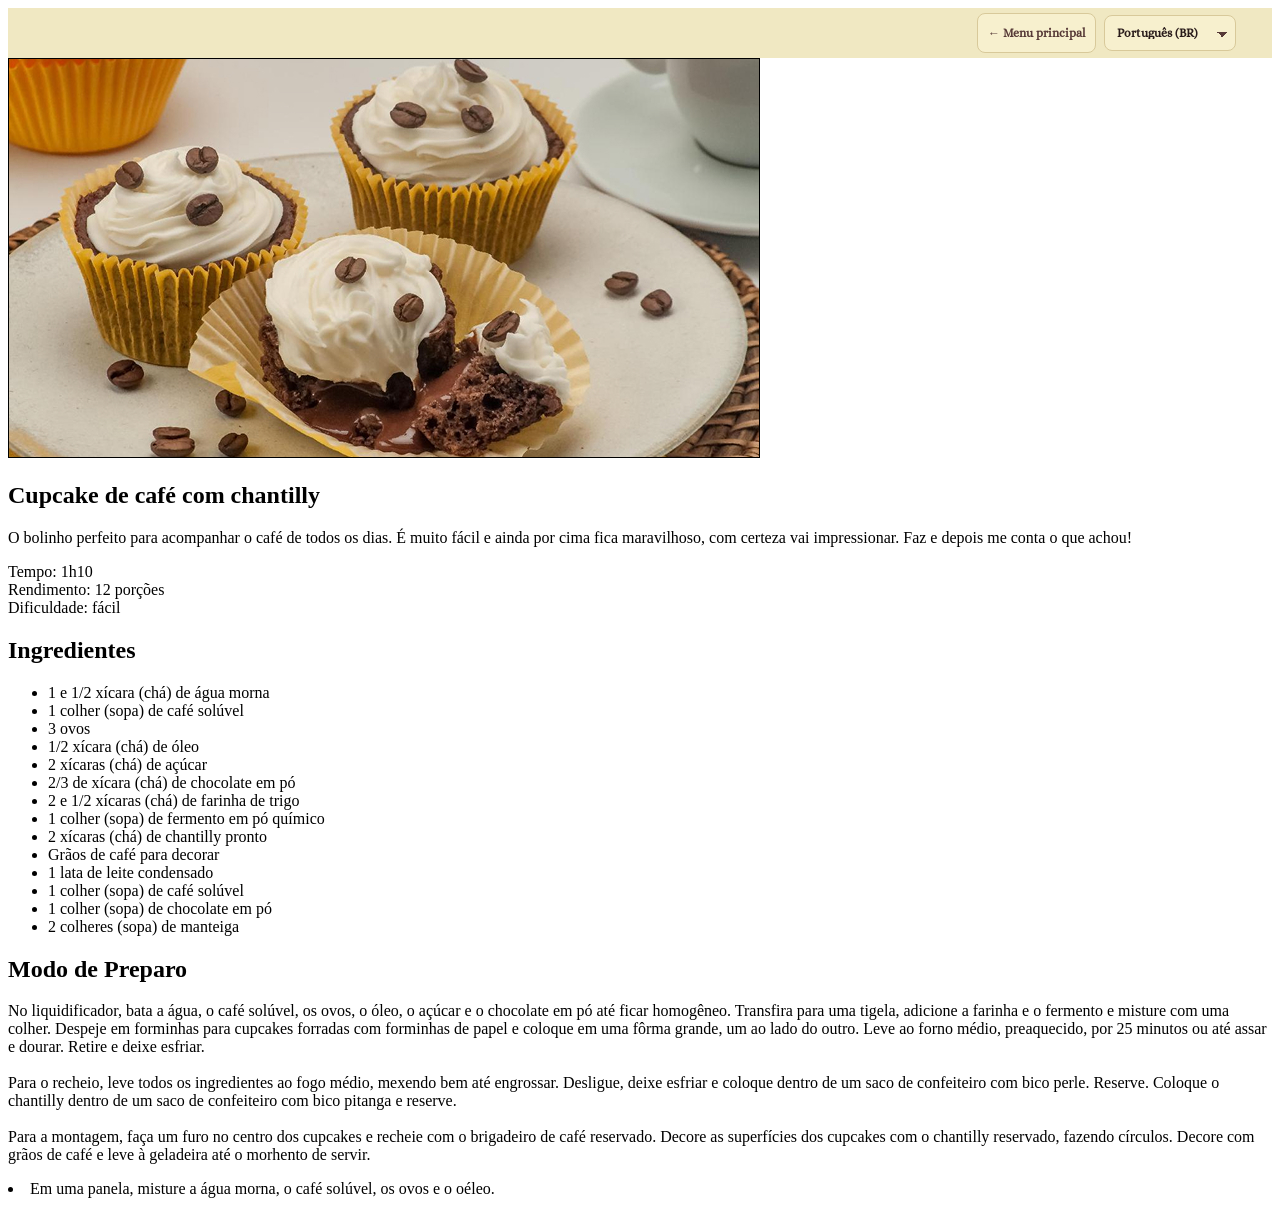
<file: PROJETO RECEITAS/index 2.html>
<!DOCTYPE html>
<html lang="pt-br">
<head>
  <link rel="preconnect" href="https://fonts.googleapis.com">
<link rel="preconnect" href="https://fonts.gstatic.com" crossorigin>
  <meta charset="UTF-8">
  <meta name="viewport" content="width=device-width, initial-scale=1.0">
  <title>Pagina de Receita</title>
  <script src="../language.js?v=toolbar-v5" data-toolbar-target="#page" data-toolbar-mode="row" data-toolbar-placement="prepend" data-toolbar-style="recipe" data-home-url="../?v=e15a70d" defer></script>
  <link: rel="stylesheet" href="style.css">
  <link href="https://fonts.
googleapis.com/css2?family=Alice& display=swap" rel="stylesheet">
</head>
<body>
  <div id="page">
    <img src="assets/main-image.jpg" alt="Imagem de um cupcake com grãos de café e chantilly">
    <main>
      <section id="about">
        <h1>Cupcake de café com chantilly</h1>
        <p>O bolinho perfeito para acompanhar o café de todos os dias. É muito fácil e ainda por cima fica maravilhoso, com certeza vai impressionar. Faz e depois me conta o que achou!</p>
        <p>Tempo: 1h10 <br>
Rendimento: 12 porções <br>
Dificuldade: fácil</p>
      </section>
      <section id="ingredients">
        <h2>Ingredientes</h2>
        <ul>
          <li>1 e 1/2 xícara (chá) de água morna</li>
          <li>1 colher (sopa) de café solúvel</li>
          <li>3 ovos</li>
          <li>1/2 xícara (chá) de óleo</li>
          <li>2 xícaras (chá) de açúcar</li>
          <li>2/3 de xícara (chá) de chocolate em pó</li>
          <li>2 e 1/2 xícaras (chá) de farinha de trigo</li>
          <li>1 colher (sopa) de fermento em pó químico</li>
          <li>2 xícaras (chá) de chantilly pronto</li>
          <li>Grãos de café para decorar</li>
          <li>1 lata de leite condensado</li>
          <li>1 colher (sopa) de café solúvel</li>
          <li>1 colher (sopa) de chocolate em pó</li>
          <li>2 colheres (sopa) de manteiga</li>
        </ul>
      </section>
      <section id="preparation">
        <h2>Modo de Preparo</h2>
        <p>
          No liquidificador, bata a água, o café solúvel, os ovos, o óleo, o açúcar e o chocolate em pó até ficar homogêneo. Transfira para uma tigela, adicione a farinha e o fermento e misture com uma colher.
          Despeje em forminhas para cupcakes forradas com forminhas de papel e coloque em uma fôrma grande, um ao lado do outro. Leve ao forno médio, preaquecido, por 25 minutos ou até assar e dourar. Retire e deixe esfriar. 
          <br><br>
          Para o recheio, leve todos os ingredientes ao fogo médio, mexendo bem até engrossar. Desligue, deixe esfriar e coloque dentro de um saco de confeiteiro com bico perle. Reserve. Coloque o chantilly dentro de um saco de confeiteiro com bico pitanga e reserve. 
          <br><br>
          Para a montagem, faça um furo no centro dos cupcakes e recheie com o brigadeiro de café reservado. Decore as superfícies dos cupcakes com o chantilly reservado, fazendo círculos. Decore com grãos de café e leve à geladeira até o morhento de servir.
        </p>
          <li>Em uma panela, misture a água morna, o café solúvel, os ovos e o oéleo.</li>
        </h2>
      </section>
    </main>
  </div>
  <footer>
    
</body>
</html>
</file>
<file: LANDING PAGE DE APP/Styles/index.css>
@import url("global.css");
@import url("utility.css");
@import url("buttons.css");
@import url("Social.css");
@import url("header.css");
@import url("hero.css");
@import url("sections.css");
@import url("about.css");
@import url("cards.css");
@import url("features.css") (width >= 80rem);
@import url("princing.css");
@import url("download.css");
@import url("footer.css");
</file>
<file: Local Turístico/styles.css>
* {
  box-sizing: border-box;
}

body {
  margin: 0;
  padding: 16px;
  background: #29292d;
  color: #292929;
  font-family: Arial, Helvetica, sans-serif;
  font-size: 15px;
  line-height: 1.45;
}

.page {
  width: min(100%, 1120px);
  margin: 0 auto;
  padding: 76px 68px 54px;
  background: #f5f4f0;
}

.eyebrow {
  margin: 0 0 5px;
  color: #e34b38;
  font-size: 12px;
  font-weight: 700;
  line-height: 1.2;
  text-transform: uppercase;
}

h1,
h2,
h3,
h4,
p,
figure {
  margin-top: 0;
}

h1 {
  margin-bottom: 36px;
  font-size: clamp(28px, 3vw, 36px);
  line-height: 1.15;
}

.cover {
  margin: 0;
  padding-bottom: 30px;
  border-bottom: 1px solid #deddd8;
}

.cover img,
.destination > img {
  display: block;
  width: 100%;
  object-fit: cover;
  border-radius: 22px;
}

.cover img {
  aspect-ratio: 16 / 9;
}

figcaption {
  max-width: 920px;
  margin: 18px auto 0;
  color: #66645f;
  font-size: 12px;
  font-style: italic;
  line-height: 1.45;
  text-align: center;
}

.highlights {
  padding-top: 55px;
}

.section-heading {
  margin-bottom: 42px;
}

h2 {
  margin-bottom: 10px;
  font-size: clamp(23px, 2.5vw, 30px);
  line-height: 1.2;
}

.section-intro,
.destination-copy > p,
.footer > p:first-child {
  color: #484743;
  font-size: 14px;
  line-height: 1.55;
}

.section-intro {
  margin-bottom: 0;
}

.destination {
  margin-bottom: 42px;
}

.destination > img {
  aspect-ratio: 2.65 / 1;
}

.destination-copy {
  padding: 17px 8px 0;
}

h3 {
  margin-bottom: 5px;
  font-size: 22px;
  line-height: 1.25;
}

.destination-copy > p {
  margin-bottom: 15px;
}

h4 {
  margin-bottom: 3px;
  font-size: 14px;
}

.tags {
  margin: 0;
  padding-left: 17px;
  color: #174bb5;
  font-size: 14px;
  font-weight: 700;
}

.tags li:nth-child(2) {
  color: #be2638;
}

.tags li:nth-child(3) {
  color: #e14e35;
}

.footer {
  padding: 34px 8px 0;
  border-top: 1px solid #deddd8;
  text-align: center;
}

.footer > p:first-child {
  margin-bottom: 42px;
}

.signature {
  margin-bottom: 0;
  color: #494844;
  font-family: Georgia, serif;
  font-size: 13px;
}

.signature span {
  color: #292929;
}

@media (max-width: 640px) {
  body {
    padding: 0;
  }

  .page {
    padding: 38px 22px 32px;
  }

  h1 {
    margin-bottom: 24px;
  }

  .cover img,
  .destination > img {
    border-radius: 14px;
  }

  .highlights {
    padding-top: 36px;
  }

  .section-heading {
    margin-bottom: 30px;
  }

  .destination {
    margin-bottom: 34px;
  }

  .destination > img {
    aspect-ratio: 1.8 / 1;
  }

  h3 {
    font-size: 19px;
  }
}
</file>
<file: LP de patins animada/styles/index.css>
@import url(global.css);
@import url(header.css);
@import url(hero.css);
@import url(banner.css);
@import url(gallery.css);
@import url(footer.css);
</file>
<file: PORTAL DE NOTICIAS/styles/index.css>
@import url('./global.css');
@import url('./utility.css');
@import url('./header.css');
@import url('./sections.css');
</file>
<file: PROJETO RECEITAS/Style.css>
* {
  margin: 0;
  padding: 0;
}

:root {
  font-family: "Alice", serif;
  line-height: 150%;
  color: #573A37;
}

body {
  background-image: url(assets/bg.jpg);
  background-size: cover;
}

#page {
  box-sizing: border-box;
  width: 800px;
  max-width: calc(100% - 32px);
  padding-top: 24px;
  background-color: #f0e8c2;
  border-radius: 24px;
  margin: 48px auto 28px;
}

#page img {
  margin: 0 auto;
  width: 90%;
  display: block;
  border-radius: 16px;
}

main {
  padding: 24px;
}

section + section {
  margin-top: 24px;
}

#about p + p {
  margin-top: 12px;
}

h1 {
  line-height: 140%;
  font-size: 40px;
  margin-bottom: 4px;
}

h2 {
  font-size: 24px;
}

h1,
h2 {
  color: #291B1A;
  margin-bottom: 4px;
  line-height: 150%;
}

ul {
  padding-left: 24px;
}

footer {
  color: #F0E8C2;
  text-align: center;
  padding-bottom: 48px;
}

@media (max-width: 768px) {
  #page {
    max-width: calc(100% - 24px);
    margin: 24px auto 20px;
    border-radius: 18px;
    padding-top: 16px;
  }

  main {
    padding: 18px;
  }

  h1 {
    font-size: 32px;
  }

  h2 {
    font-size: 22px;
  }

  footer {
    padding-bottom: 24px;
  }
}

@media (max-width: 480px) {
  #page {
    max-width: calc(100% - 16px);
    margin: 12px auto 16px;
    border-radius: 14px;
  }

  #page img {
    border-radius: 12px;
  }

  main {
    padding: 14px;
  }

  h1 {
    font-size: 28px;
  }

  h2 {
    font-size: 20px;
  }

  ul {
    padding-left: 20px;
  }
}
</file>
<file: PROJETO VIAGENS/styles/index.css>
@import url(global.css);
@import url(nav.css);
@import url(header.css);
@import url(main.css);
@import url(footer.css);
</file>
